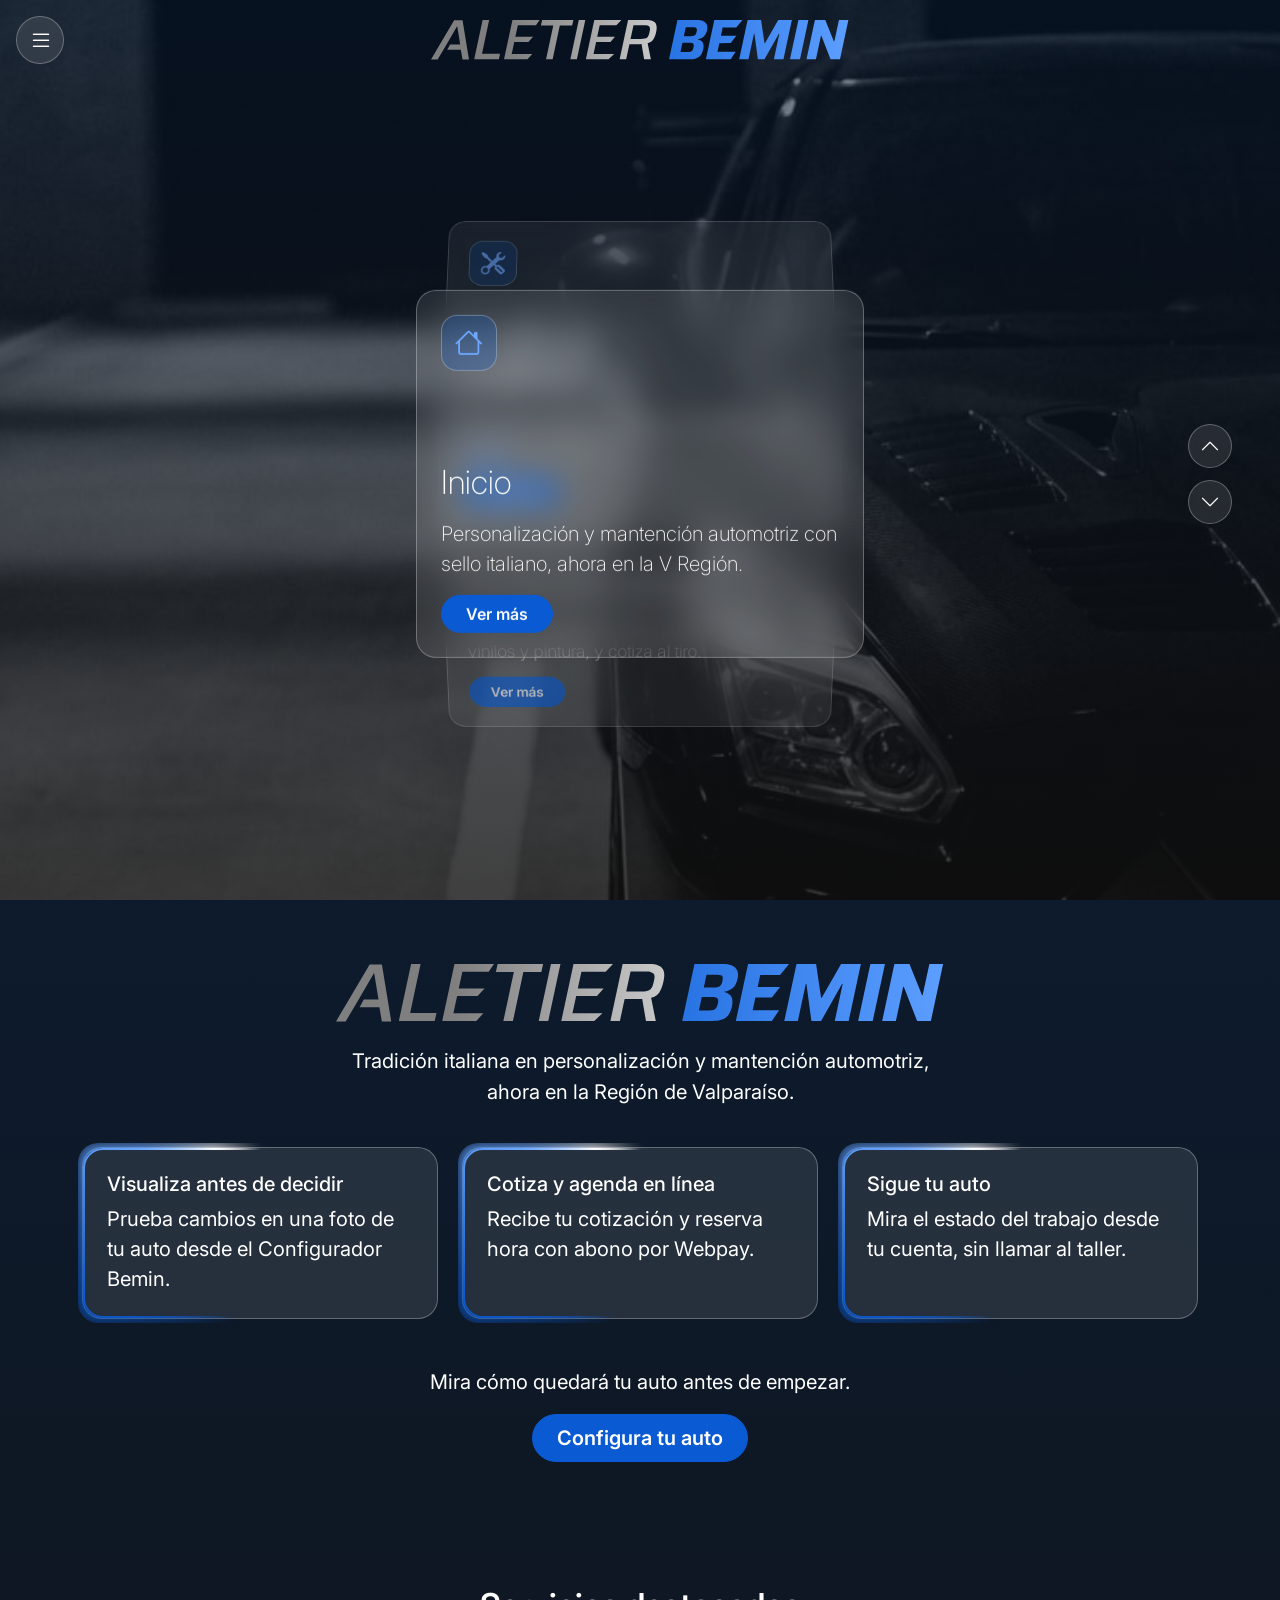
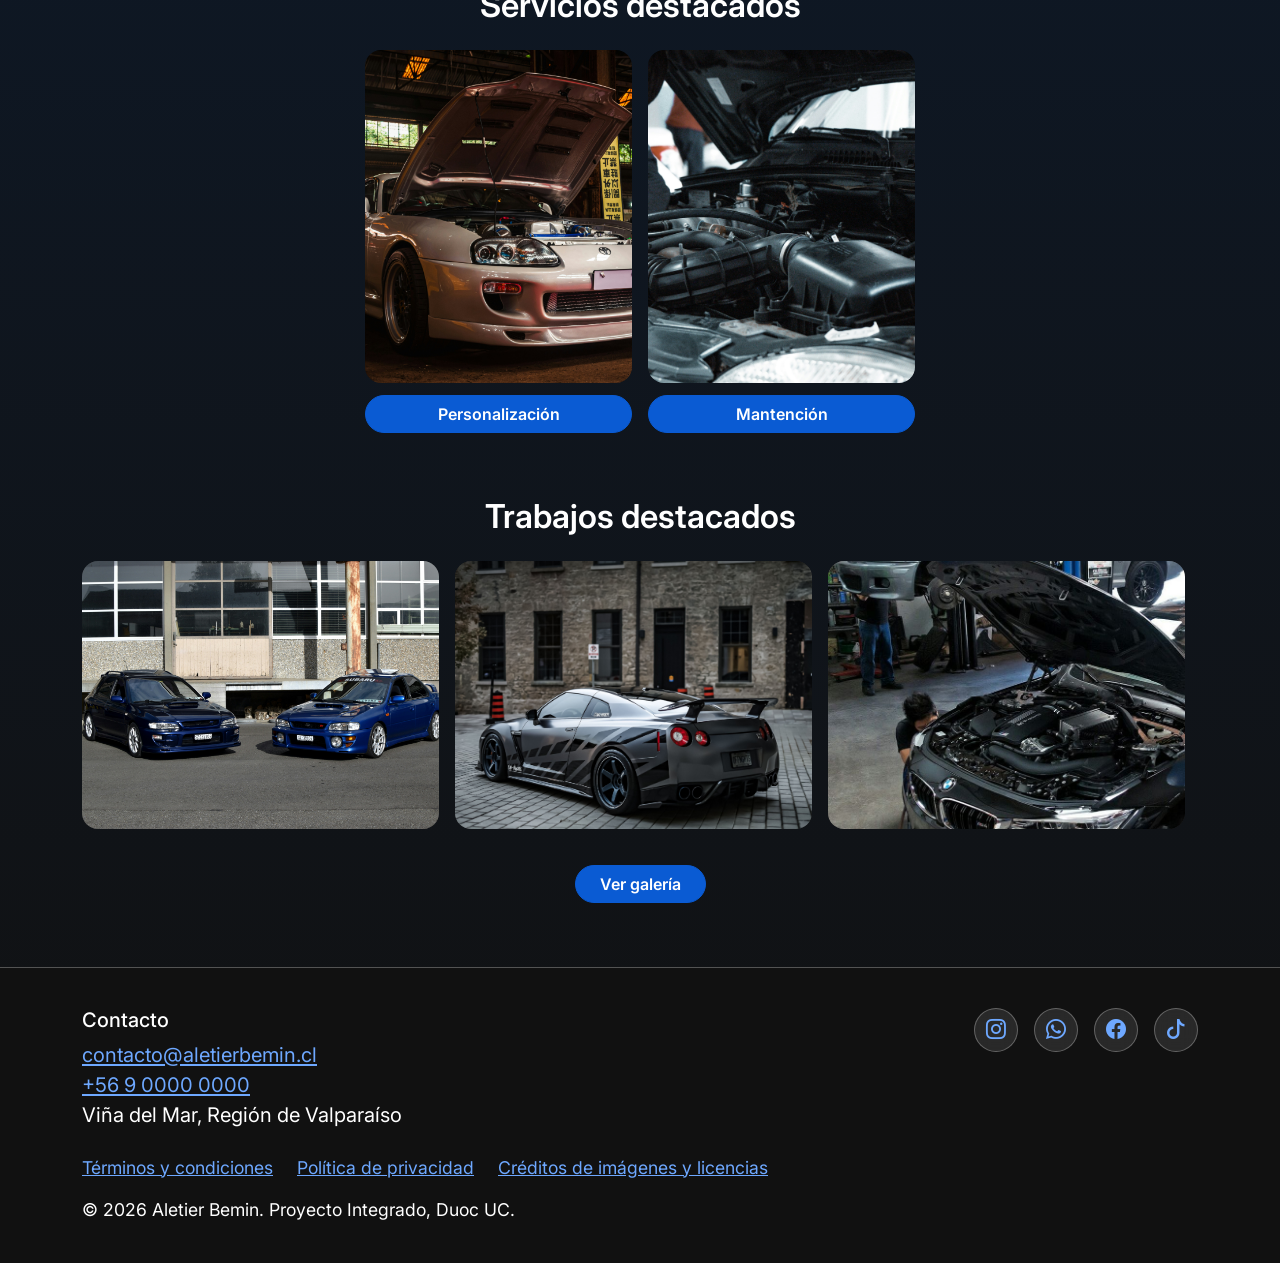
<file: ALETIER BEMIN/index.html>
<!DOCTYPE html>
<html lang="es">
<head>
  <meta charset="UTF-8">
  <meta name="viewport" content="width=device-width, initial-scale=1">
  <meta name="description" content="Aletier Bemin: personalización y mantención automotriz en la V Región. Configura tu auto, cotiza y agenda en línea.">
  <title>Aletier Bemin | Personalización y mantención automotriz</title>

  <!-- Fuentes de la guía de estilos -->
  <link rel="preconnect" href="https://fonts.googleapis.com">
  <link rel="preconnect" href="https://fonts.gstatic.com" crossorigin>
  <link href="https://fonts.googleapis.com/css2?family=Inter:wght@200;400;600&family=Space+Grotesk:wght@500&display=swap" rel="stylesheet">

  <!-- Bootstrap 5.3 + Bootstrap Icons (íconos provisorios hasta usar los de la guía) -->
  <link href="https://cdn.jsdelivr.net/npm/bootstrap@5.3.3/dist/css/bootstrap.min.css" rel="stylesheet">
  <link href="https://cdn.jsdelivr.net/npm/bootstrap-icons@1.11.3/font/bootstrap-icons.min.css" rel="stylesheet">

  <!-- Estilos propios (siempre después de Bootstrap) -->
  <link href="assets/css/style.css" rel="stylesheet">
</head>
<body>

  <!-- ===== Menú desplegable (arriba a la izquierda) ===== -->
  <div class="offcanvas offcanvas-start ab-offcanvas" tabindex="-1" id="menuPrincipal" aria-labelledby="menuPrincipalTitulo">
    <div class="offcanvas-header">
      <h2 class="offcanvas-title h5" id="menuPrincipalTitulo">Menú</h2>
      <button type="button" class="btn-close btn-close-white" data-bs-dismiss="offcanvas" aria-label="Cerrar menú"></button>
    </div>
    <nav class="offcanvas-body" aria-label="Navegación principal">
      <a class="ab-nav-link" href="index.html" aria-current="page">Inicio</a>
      <a class="ab-nav-link" href="configuradorBemin.html">Configurador Bemin</a>
      <a class="ab-nav-link" href="galeria.html">Galería</a>
      <a class="ab-nav-link" href="servicios.html">Servicios</a>
      <a class="ab-nav-link" href="perfil.html">Mi cuenta</a>
    </nav>
  </div>

  <!-- ===== Fondos fijos (uno por página, cambian con el carrusel) ===== -->
  <div class="ab-fondos" aria-hidden="true">
    <div class="ab-fondo ab-fondo-inicio activo" data-fondo></div>
    <div class="ab-fondo ab-fondo-configurador" data-fondo></div>
    <div class="ab-fondo ab-fondo-galeria" data-fondo></div>
    <div class="ab-fondo ab-fondo-perfil" data-fondo></div>
    <div class="ab-fondo ab-fondo-servicios" data-fondo></div>
  </div>

  <!-- ===== Hero: header + carrusel ===== -->
  <div class="ab-escena">


    <header class="ab-header">
      <button class="btn btn-ab-glass ab-menu-btn" type="button" data-bs-toggle="offcanvas" data-bs-target="#menuPrincipal" aria-controls="menuPrincipal" aria-label="Abrir menú">
        <i class="bi bi-list" aria-hidden="true"></i>
      </button>
      <a class="ab-logo" href="index.html">
        <img src="assets/img/logotipo.svg" alt="Aletier Bemin, ir al inicio">
      </a>
      <span></span>
    </header>

    <div class="ab-rueda-wrap">
      <div class="container-fluid px-0 position-relative">
        <!-- Aviso para lectores de pantalla cuando cambia la card -->
        <p class="visually-hidden" role="status" aria-live="polite" data-aviso></p>

        <ul class="ab-rueda" data-rueda tabindex="0" role="group" aria-roledescription="carrusel" aria-label="Secciones del sitio. Usa las flechas arriba y abajo para cambiar.">

          <li class="ab-card" data-card>
            <span class="ab-card-icono" aria-hidden="true"><i class="bi bi-house"></i></span>
            <div class="ab-card-texto">
              <p class="ab-card-titulo">Inicio</p>
              <p>Personalización y mantención automotriz con sello italiano, ahora en la V Región.</p>
              <a class="btn btn-ab" href="#bienvenida">Ver más</a>
            </div>
          </li>

          <li class="ab-card" data-card>
            <span class="ab-card-icono" aria-hidden="true"><i class="bi bi-sliders"></i></span>
            <div class="ab-card-texto">
              <p class="ab-card-titulo">Configurador Bemin</p>
              <p>Sube una foto de tu auto, prueba bodykits, vinilos y pintura, y cotiza al tiro.</p>
              <a class="btn btn-ab" href="configuradorBemin.html">Ver más</a>
            </div>
          </li>

          <li class="ab-card" data-card>
            <span class="ab-card-icono" aria-hidden="true"><i class="bi bi-images"></i></span>
            <div class="ab-card-texto">
              <p class="ab-card-titulo">Galería</p>
              <p>Trabajos reales con comparador de antes y después, ordenados por categoría.</p>
              <a class="btn btn-ab" href="galeria.html">Ver más</a>
            </div>
          </li>

          <li class="ab-card" data-card>
            <span class="ab-card-icono" aria-hidden="true"><i class="bi bi-person-circle"></i></span>
            <div class="ab-card-texto">
              <p class="ab-card-titulo">Mi cuenta</p>
              <p>Revisa tus cotizaciones, tus horas agendadas y el avance de tu auto.</p>
              <a class="btn btn-ab" href="perfil.html">Ver más</a>
            </div>
          </li>

          <li class="ab-card" data-card>
            <span class="ab-card-icono" aria-hidden="true"><i class="bi bi-tools"></i></span>
            <div class="ab-card-texto">
              <p class="ab-card-titulo">Servicios</p>
              <p>Bodykits, vinilos, pintura y mantención, con valores de referencia.</p>
              <a class="btn btn-ab" href="servicios.html">Ver más</a>
            </div>
          </li>
        </ul>

        <div class="ab-controles">
          <button class="btn btn-ab-glass" type="button" data-prev aria-label="Sección anterior"><i class="bi bi-chevron-up" aria-hidden="true"></i></button>
          <button class="btn btn-ab-glass" type="button" data-next aria-label="Sección siguiente"><i class="bi bi-chevron-down" aria-hidden="true"></i></button>
        </div>
      </div>
    </div>
  </div>

  <main id="contenido">
  <!-- ===== Bienvenida: H1 (logotipo con destello) + cards de texto ===== -->
  <section class="ab-seccion text-center" id="bienvenida" aria-labelledby="titulo-home">
    <div class="container">
      <h1 class="ab-h1-logo" id="titulo-home">
        <img src="assets/img/logotipo.svg" alt="Aletier Bemin" width="219" height="21">
      </h1>
      <p class="ab-lead mx-auto">Tradición italiana en personalización y mantención automotriz, ahora en la Región de Valparaíso.</p>

      <div class="row g-4 mt-2 text-start">
        <div class="col-12 col-md-4">
          <div class="ab-glass ab-brillo">
            <h2 class="h5">Visualiza antes de decidir</h2>
            <p class="mb-0">Prueba cambios en una foto de tu auto desde el Configurador Bemin.</p>
          </div>
        </div>
        <div class="col-12 col-md-4">
          <div class="ab-glass ab-brillo">
            <h2 class="h5">Cotiza y agenda en línea</h2>
            <p class="mb-0">Recibe tu cotización y reserva hora con abono por Webpay.</p>
          </div>
        </div>
        <div class="col-12 col-md-4">
          <div class="ab-glass ab-brillo">
            <h2 class="h5">Sigue tu auto</h2>
            <p class="mb-0">Mira el estado del trabajo desde tu cuenta, sin llamar al taller.</p>
          </div>
        </div>
      </div>

      <p class="mt-5 mb-3">Mira cómo quedará tu auto antes de empezar.</p>
      <a class="btn btn-ab btn-lg" href="configuradorBemin.html">Configura tu auto</a>
    </div>
  </section>

  <br>
</br>


  <!-- ===== Servicios destacados ===== -->
  <section class="ab-seccion pt-0" aria-labelledby="titulo-servicios">
    <div class="container">
      <h2 id="titulo-servicios" class="mb-4 text-center">Servicios destacados</h2>
      <div class="row g-3 justify-content-center">
        <div class="col-6 col-md-4 col-lg-3">
          <article class="ab-servicio">
            <img src="assets/img/servicio-personalización.jpg" alt="Técnico revisando la pintura de un auto rojo" loading="lazy">
            <a class="btn btn-ab w-100" href="servicios.html#personalizacion">Personalización</a>
          </article>
        </div>
        <div class="col-6 col-md-4 col-lg-3">
          <article class="ab-servicio">
            <img src="assets/img/servicio-mantención.jpg" alt="Motor de un auto en mantención" loading="lazy">
            <a class="btn btn-ab w-100" href="servicios.html#mantencion">Mantención</a>
          </article>
        </div>
      </div>
    </div>
  </section>

  <!-- ===== Trabajos destacados ===== -->
  <section class="ab-seccion pt-0" aria-labelledby="titulo-trabajos">
    <div class="container">
      <h2 id="titulo-trabajos" class="mb-4 text-center">Trabajos destacados</h2>
      <div class="ab-trabajos" tabindex="0" role="region" aria-label="Trabajos destacados, desliza para ver más">
        <figure><img src="assets/img/auto5.jpg" alt="Dos autos azules estacionados frente al taller" loading="lazy"></figure>
        <figure><img src="assets/img/auto7.jpg" alt="Auto plateado con vinilo personalizado" loading="lazy"></figure>
        <figure><img src="assets/img/auto8.jpeg" alt="Auto oscuro terminado en el taller" loading="lazy"></figure>
        <figure><img src="assets/img/auto2.jpg" alt="Trabajo de personalización 4" loading="lazy"></figure>
        <figure><img src="assets/img/auto1.jpg" alt="Trabajo de personalización 5" loading="lazy"></figure>
      </div>
      <div class="text-center mt-4">
        <a class="btn btn-ab" href="galeria.html">Ver galería</a>
      </div>
    </div>
  </section>

  </main>

  <!-- ===== Footer ===== -->
  <footer class="ab-footer" id="contacto">
    <div class="container">
      <div class="row g-4 align-items-start">
        <div class="col-12 col-md-6">
          <h2 class="h5">Contacto</h2>
          <!-- Datos a remplazar cuando el sitio tenga base de datos implementada -->
          <address class="mb-0">
            <a href="mailto:contacto@aletierbemin.cl">contacto@aletierbemin.cl</a><br>
            <a href="tel:+56900000000">+56 9 0000 0000</a><br>
            Viña del Mar, Región de Valparaíso
          </address>
        </div>
        <nav class="col-12 col-md-6" aria-label="Redes sociales">
          <ul class="ab-social list-unstyled d-flex gap-3 mb-0 justify-content-md-end">
            <li><a class="btn btn-ab-glass" href="#" aria-label="Instagram de Aletier Bemin"><i class="bi bi-instagram" aria-hidden="true"></i></a></li>
            <li><a class="btn btn-ab-glass" href="#" aria-label="WhatsApp de Aletier Bemin"><i class="bi bi-whatsapp" aria-hidden="true"></i></a></li>
            <li><a class="btn btn-ab-glass" href="#" aria-label="Facebook de Aletier Bemin"><i class="bi bi-facebook" aria-hidden="true"></i></a></li>
            <li><a class="btn btn-ab-glass" href="#" aria-label="TikTok de Aletier Bemin"><i class="bi bi-tiktok" aria-hidden="true"></i></a></li>
          </ul>
        </nav>
      </div>
      <div class="ab-legales small mt-4">
        <a href="#">Términos y condiciones</a>
        <a href="#">Política de privacidad</a>
        <a href="#">Créditos de imágenes y licencias</a>
      </div>
      <p class="small mt-3 mb-0">&copy; 2026 Aletier Bemin. Proyecto Integrado, Duoc UC.</p>
    </div>
  </footer>

  <script src="https://cdn.jsdelivr.net/npm/bootstrap@5.3.3/dist/js/bootstrap.bundle.min.js"></script>
  <script src="assets/js/main.js"></script>
</body>
</html>
</file>
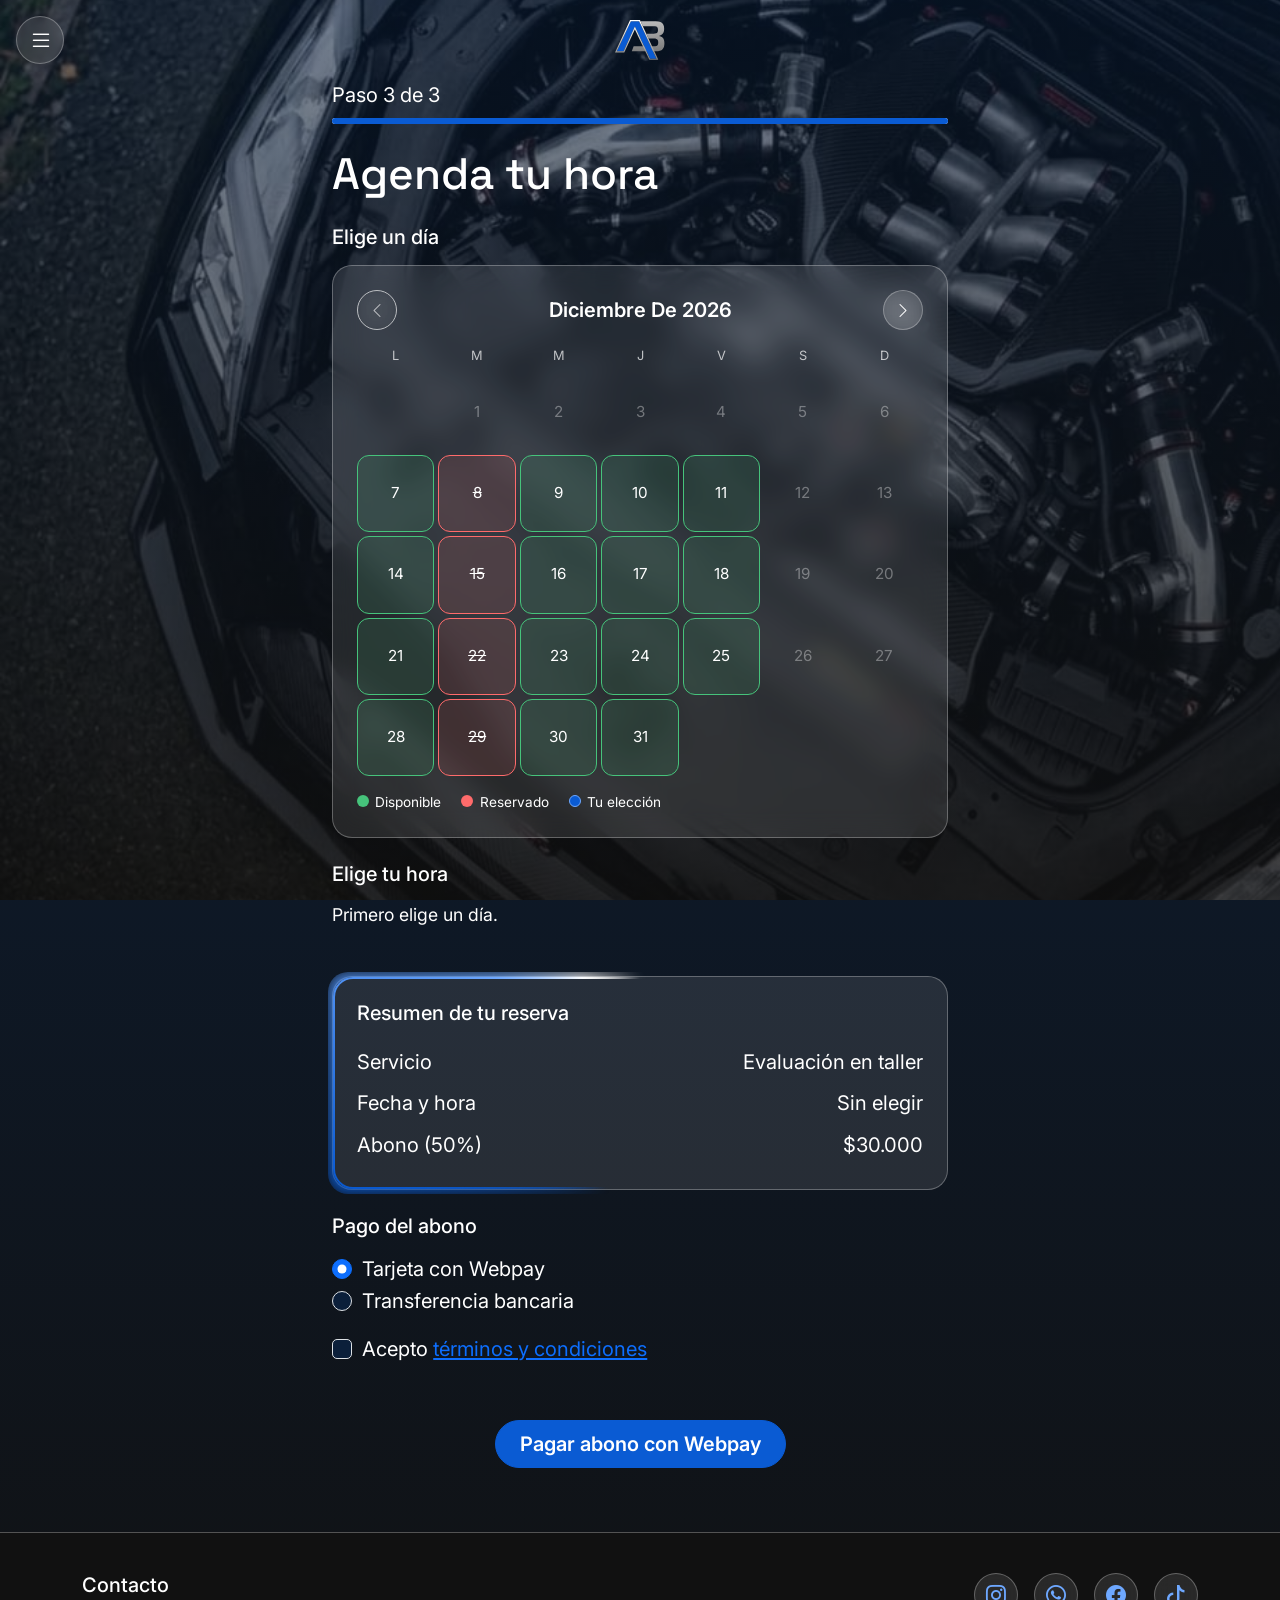
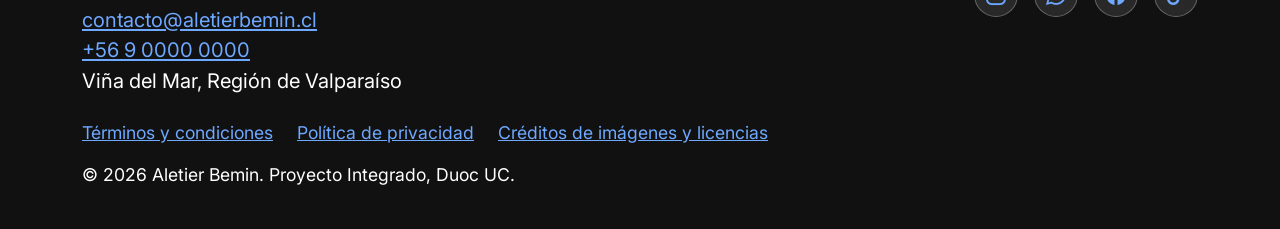
<file: ALETIER BEMIN/agendar.html>
<!DOCTYPE html>
<html lang="es">
<head>
  <meta charset="UTF-8">
  <meta name="viewport" content="width=device-width, initial-scale=1">
  <meta name="description" content="Agenda tu hora en Aletier Bemin: elige día y horario disponible, revisa tu reserva y paga el abono.">
  <title>Agenda tu hora | Aletier Bemin</title>

  <link rel="preconnect" href="https://fonts.googleapis.com">
  <link rel="preconnect" href="https://fonts.gstatic.com" crossorigin>
  <link href="https://fonts.googleapis.com/css2?family=Inter:wght@200;400;600&family=Space+Grotesk:wght@500&display=swap" rel="stylesheet">
  <link href="https://cdn.jsdelivr.net/npm/bootstrap@5.3.3/dist/css/bootstrap.min.css" rel="stylesheet">
  <link href="https://cdn.jsdelivr.net/npm/bootstrap-icons@1.11.3/font/bootstrap-icons.min.css" rel="stylesheet">
  <link href="assets/css/style.css" rel="stylesheet">
</head>
<body>

  <div class="offcanvas offcanvas-start ab-offcanvas" tabindex="-1" id="menuPrincipal" aria-labelledby="menuPrincipalTitulo">
    <div class="offcanvas-header">
      <h2 class="offcanvas-title h5" id="menuPrincipalTitulo">Menú</h2>
      <button type="button" class="btn-close btn-close-white" data-bs-dismiss="offcanvas" aria-label="Cerrar menú"></button>
    </div>
    <nav class="offcanvas-body" aria-label="Navegación principal">
      <a class="ab-nav-link" href="index.html">Inicio</a>
      <a class="ab-nav-link" href="configuradorBemin.html">Configurador Bemin</a>
      <a class="ab-nav-link" href="galeria.html">Galería</a>
      <a class="ab-nav-link" href="servicios.html">Servicios</a>
      <a class="ab-nav-link" href="perfil.html">Mi cuenta</a>
    </nav>
  </div>

  <div class="ab-fondos" aria-hidden="true">
    <div class="ab-fondo ab-fondo-configurador activo"></div>
  </div>

  <header class="ab-header">
    <button class="btn btn-ab-glass ab-menu-btn" type="button" data-bs-toggle="offcanvas" data-bs-target="#menuPrincipal" aria-controls="menuPrincipal" aria-label="Abrir menú">
      <i class="bi bi-list" aria-hidden="true"></i>
    </button>
    <a class="ab-logo" href="index.html">
      <img src="assets/img/logoAB.svg" alt="Aletier Bemin, ir al inicio">
    </a>
    <span></span>
  </header>

  <main class="container ab-config" id="contenido">
    <p class="mb-2">Paso 3 de 3</p>
    <div class="progress ab-progreso mb-4" role="progressbar" aria-label="Avance de la reserva" aria-valuenow="100" aria-valuemin="0" aria-valuemax="100">
      <div class="progress-bar ab-progreso-completo"></div>
    </div>

    <h1 class="mb-4">Agenda tu hora</h1>

    <div id="reserva">
      <!-- ===== Calendario ===== -->
      <section aria-labelledby="titulo-dia">
        <h2 class="h5 mb-3" id="titulo-dia">Elige un día</h2>
        <div class="ab-glass ab-cal">
          <div class="ab-cal-cabecera">
            <button class="btn btn-ab-glass" type="button" id="mes-ant" aria-label="Mes anterior"><i class="bi bi-chevron-left" aria-hidden="true"></i></button>
            <p class="mb-0 fw-semibold" id="cal-mes" aria-live="polite"></p>
            <button class="btn btn-ab-glass" type="button" id="mes-sig" aria-label="Mes siguiente"><i class="bi bi-chevron-right" aria-hidden="true"></i></button>
          </div>
          <div class="ab-cal-grid" id="cal-dias" role="group" aria-label="Días del mes"></div>
          <ul class="ab-cal-leyenda list-unstyled mb-0">
            <li><span class="ab-punto ab-punto--libre" aria-hidden="true"></span>Disponible</li>
            <li><span class="ab-punto ab-punto--reservado" aria-hidden="true"></span>Reservado</li>
            <li><span class="ab-punto ab-punto--elegido" aria-hidden="true"></span>Tu elección</li>
          </ul>
        </div>
      </section>

      <!-- ===== Horas ===== -->
      <section class="mt-4" aria-labelledby="titulo-hora">
        <h2 class="h5 mb-3" id="titulo-hora">Elige tu hora</h2>
        <p class="small mb-0" id="horas-ayuda">Primero elige un día.</p>
        <div class="ab-horas" id="horas" role="group" aria-labelledby="titulo-hora" hidden></div>
      </section>

      <!-- ===== Resumen ===== -->
      <section class="mt-5" aria-labelledby="titulo-resumen">
        <div class="ab-glass ab-brillo">
          <h2 class="h5 mb-3" id="titulo-resumen">Resumen de tu reserva</h2>
          <table class="ab-cotiza">
            <caption class="visually-hidden">Resumen de la reserva</caption>
            <tbody>
              <tr><th scope="row">Servicio</th><td id="res-servicio"></td></tr>
              <tr><th scope="row">Fecha y hora</th><td id="res-fecha">Sin elegir</td></tr>
              <tr><th scope="row">Abono (50%)</th><td id="res-abono"></td></tr>
            </tbody>
          </table>
        </div>
      </section>

      <!-- ===== Pago ===== -->
      <section class="mt-4" aria-labelledby="titulo-pago">
        <h2 class="h5 mb-3" id="titulo-pago">Pago del abono</h2>
        <fieldset class="mb-3">
          <legend class="visually-hidden">Método de pago</legend>
          <div class="form-check">
            <input class="form-check-input" type="radio" name="pago" id="pago-webpay" value="webpay" checked>
            <label class="form-check-label" for="pago-webpay">Tarjeta con Webpay</label>
          </div>
          <div class="form-check">
            <input class="form-check-input" type="radio" name="pago" id="pago-transf" value="transferencia">
            <label class="form-check-label" for="pago-transf">Transferencia bancaria</label>
          </div>
        </fieldset>

        <div class="form-check mb-3">
          <input class="form-check-input" type="checkbox" id="terminos">
          <label class="form-check-label" for="terminos">Acepto <a href="#">términos y condiciones</a></label>
        </div>

        <p class="ab-error" id="reserva-error" role="alert"></p>
        <div class="text-center">
          <button class="btn btn-ab btn-lg" type="button" id="btn-pagar">Pagar abono con Webpay</button>
        </div>
      </section>
    </div>

    <!-- ===== Confirmación (demo) ===== -->
    <section id="confirmacion" aria-labelledby="titulo-conf" hidden>
      <div class="ab-glass ab-brillo">
        <h2 class="h4" id="titulo-conf" tabindex="-1">Reserva registrada</h2>
        <p class="small">Modo demostración: no se realizó ningún cobro.</p>
        <p>Código de reserva: <strong id="conf-codigo"></strong></p>
        <p id="conf-detalle"></p>
        <div id="conf-transf" hidden>
          <h3 class="h6">Datos para transferir</h3>
          <!-- TODO: reemplazar por los datos bancarios reales -->
          <ul class="list-unstyled">
            <li>Banco: [banco]</li>
            <li>Cuenta: [tipo y número de cuenta]</li>
            <li>Titular y RUT: [titular, RUT]</li>
            <li>Correo de comprobante: contacto@aletierbemin.cl</li>
          </ul>
        </div>
        <p id="conf-webpay" hidden>En la versión final, aquí te llevamos a Webpay para pagar el abono con tarjeta.</p>
        <a class="btn btn-ab mt-2" href="index.html">Volver al inicio</a>
      </div>
    </section>
  </main>

  <footer class="ab-footer" id="contacto">
    <div class="container">
      <div class="row g-4 align-items-start">
        <div class="col-12 col-md-6">
          <h2 class="h5">Contacto</h2>
          <address class="mb-0">
            <a href="mailto:contacto@aletierbemin.cl">contacto@aletierbemin.cl</a><br>
            <a href="tel:+56900000000">+56 9 0000 0000</a><br>
            Viña del Mar, Región de Valparaíso
          </address>
        </div>
        <nav class="col-12 col-md-6" aria-label="Redes sociales">
          <ul class="ab-social list-unstyled d-flex gap-3 mb-0 justify-content-md-end">
            <li><a class="btn btn-ab-glass" href="#" aria-label="Instagram de Aletier Bemin"><i class="bi bi-instagram" aria-hidden="true"></i></a></li>
            <li><a class="btn btn-ab-glass" href="#" aria-label="WhatsApp de Aletier Bemin"><i class="bi bi-whatsapp" aria-hidden="true"></i></a></li>
            <li><a class="btn btn-ab-glass" href="#" aria-label="Facebook de Aletier Bemin"><i class="bi bi-facebook" aria-hidden="true"></i></a></li>
            <li><a class="btn btn-ab-glass" href="#" aria-label="TikTok de Aletier Bemin"><i class="bi bi-tiktok" aria-hidden="true"></i></a></li>
          </ul>
        </nav>
      </div>
      <div class="ab-legales small mt-4">
        <a href="#">Términos y condiciones</a>
        <a href="#">Política de privacidad</a>
        <a href="#">Créditos de imágenes y licencias</a>
      </div>
      <p class="small mt-3 mb-0">&copy; 2026 Aletier Bemin. Proyecto Integrado, Duoc UC.</p>
    </div>
  </footer>

  <script src="https://cdn.jsdelivr.net/npm/bootstrap@5.3.3/dist/js/bootstrap.bundle.min.js"></script>
  <script src="assets/js/agendar.js"></script>
</body>
</html>
</file>
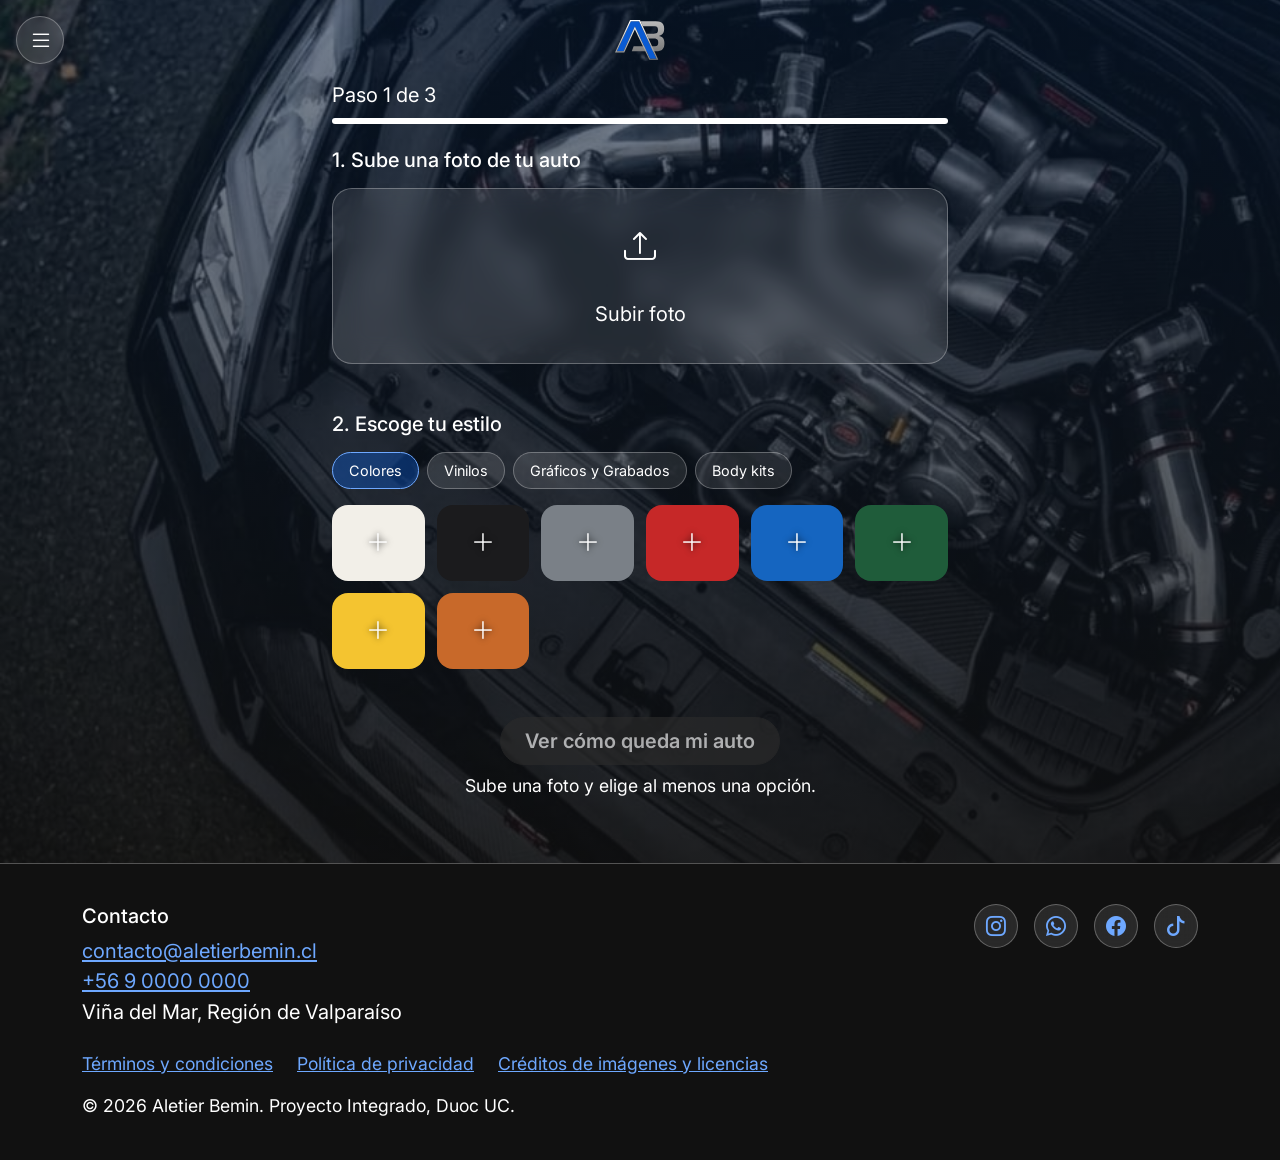
<file: ALETIER BEMIN/configuradorBemin.html>
<!DOCTYPE html>
<html lang="es">
<head>
  <meta charset="UTF-8">
  <meta name="viewport" content="width=device-width, initial-scale=1">
  <meta name="description" content="Configurador Bemin: sube una foto de tu auto, elige colores, vinilos, gráficos o body kits y recibe una cotización estimada.">
  <title>Configurador Bemin | Aletier Bemin</title>

  <link rel="preconnect" href="https://fonts.googleapis.com">
  <link rel="preconnect" href="https://fonts.gstatic.com" crossorigin>
  <link href="https://fonts.googleapis.com/css2?family=Inter:wght@200;400;600&family=Space+Grotesk:wght@500&display=swap" rel="stylesheet">
  <link href="https://cdn.jsdelivr.net/npm/bootstrap@5.3.3/dist/css/bootstrap.min.css" rel="stylesheet">
  <link href="https://cdn.jsdelivr.net/npm/bootstrap-icons@1.11.3/font/bootstrap-icons.min.css" rel="stylesheet">
  <link href="assets/css/style.css" rel="stylesheet">
</head>
<body>

  <!-- Menú desplegable (igual en todas las paginas) -->
  <div class="offcanvas offcanvas-start ab-offcanvas" tabindex="-1" id="menuPrincipal" aria-labelledby="menuPrincipalTitulo">
    <div class="offcanvas-header">
      <h2 class="offcanvas-title h5" id="menuPrincipalTitulo">Menú</h2>
      <button type="button" class="btn-close btn-close-white" data-bs-dismiss="offcanvas" aria-label="Cerrar menú"></button>
    </div>
    <nav class="offcanvas-body" aria-label="Navegación principal">
      <a class="ab-nav-link" href="index.html">Inicio</a>
      <a class="ab-nav-link" href="configuradorBemin.html" aria-current="page">Configurador Bemin</a>
      <a class="ab-nav-link" href="galeria.html">Galería</a>
      <a class="ab-nav-link" href="servicios.html">Servicios</a>
      <a class="ab-nav-link" href="perfil.html">Mi cuenta</a>
    </nav>
  </div>

  <!-- Fondo fijo -->
  <div class="ab-fondos" aria-hidden="true">
    <div class="ab-fondo ab-fondo-configurador activo"></div>
  </div>

  <header class="ab-header">
    <button class="btn btn-ab-glass ab-menu-btn" type="button" data-bs-toggle="offcanvas" data-bs-target="#menuPrincipal" aria-controls="menuPrincipal" aria-label="Abrir menú">
      <i class="bi bi-list" aria-hidden="true"></i>
    </button>
    <a class="ab-logo" href="index.html">
      <img src="assets/img/logoAB.svg" alt="Aletier Bemin, ir al inicio">
    </a>
    <span></span>
  </header>

  <main class="container ab-config" id="contenido">
    <h1 class="visually-hidden">Configurador Bemin</h1>

    <!-- Indicador de pasos (el paso 3 es agendar.html) -->
    <p class="mb-2" id="paso-texto">Paso 1 de 3</p>
    <div class="progress ab-progreso mb-4" role="progressbar" aria-label="Avance del configurador" aria-valuenow="33" aria-valuemin="0" aria-valuemax="100">
      <div class="progress-bar" id="paso-barra"></div>
    </div>

    <!-- ===== PASO 1: foto y estilo ===== -->
    <section id="paso-1" aria-labelledby="titulo-foto">
      <h2 class="h5 mb-3" id="titulo-foto" tabindex="-1">1. Sube una foto de tu auto</h2>
      <label class="ab-dropzone" for="foto">
        <input type="file" id="foto" accept="image/*">
        <img class="ab-preview" id="foto-preview" alt="Vista previa de la foto de tu auto" hidden>
        <i class="bi bi-upload" aria-hidden="true" id="foto-icono"></i>
        <span id="foto-texto">Subir foto</span>
      </label>
      <p class="small mt-2 mb-0" id="foto-aviso" role="status"></p>

      <h2 class="h5 mt-5 mb-3">2. Escoge tu estilo</h2>
      <div class="ab-tabs mb-3" role="tablist" aria-label="Categorías de personalización">
        <button class="ab-tab" type="button" role="tab" id="tab-colores" data-cat="colores" aria-selected="true" aria-controls="catalogo">Colores</button>
        <button class="ab-tab" type="button" role="tab" id="tab-vinilos" data-cat="vinilos" aria-selected="false" aria-controls="catalogo" tabindex="-1">Vinilos</button>
        <button class="ab-tab" type="button" role="tab" id="tab-graficos" data-cat="graficos" aria-selected="false" aria-controls="catalogo" tabindex="-1">Gráficos y Grabados</button>
        <button class="ab-tab" type="button" role="tab" id="tab-bodykits" data-cat="bodykits" aria-selected="false" aria-controls="catalogo" tabindex="-1">Body kits</button>
      </div>
      <div class="ab-tiles" id="catalogo" role="tabpanel" aria-labelledby="tab-colores"></div>

      <div class="text-center mt-5">
        <button class="btn btn-ab btn-lg" type="button" id="btn-ver" disabled aria-describedby="ver-ayuda">Ver cómo queda mi auto</button>
        <p class="small mt-2 mb-0" id="ver-ayuda">Sube una foto y elige al menos una opción.</p>
      </div>
    </section>

    <!-- ===== PASO 2: resultado y cotización ===== -->
    <section id="paso-2" aria-labelledby="titulo-resultado" hidden>
      <h2 class="h5 text-center mb-3" id="titulo-resultado" tabindex="-1">Tu auto personalizado</h2>

      <div class="ab-comparador" id="comparador">
        <img id="img-antes" alt="Tu auto sin cambios">
        <canvas id="img-despues" role="img" aria-label="Simulación de tu auto con el estilo elegido"></canvas>
        <span class="ab-comp-etiqueta ab-comp-etiqueta--antes" aria-hidden="true">Antes</span>
        <span class="ab-comp-etiqueta ab-comp-etiqueta--despues" aria-hidden="true">Después</span>
        <div class="ab-comp-linea" aria-hidden="true"></div>
        <input type="range" id="comp-rango" min="0" max="100" value="50" aria-label="Comparador antes y después: desliza para ver cada lado">
      </div>
      <p class="small mt-2">Por ahora la simulación solo aplica el color. Los demás elementos van a la cotización.</p>

      <div class="text-center my-4">
        <button class="btn btn-ab btn-ab-vidrio btn-lg" type="button" id="btn-cambiar">Cambiar estilo</button>
      </div>

      <h2 class="h5 mb-3">Guardar y compartir</h2>
      <div class="d-flex flex-wrap gap-3">
        <button class="btn btn-ab" type="button" id="btn-guardar">Guardar diseño</button>
        <button class="btn btn-ab btn-ab-vidrio" type="button" id="btn-compartir">Compartir</button>
      </div>
      <p class="small mt-2 mb-0" id="aviso-accion" role="status"></p>

      <h2 class="h5 mt-5 mb-3">Cotización estimada</h2>
      <div class="ab-glass">
        <table class="ab-cotiza">
          <caption class="visually-hidden">Detalle de la cotización estimada</caption>
          <tbody id="cotiza-filas"></tbody>
          <tfoot>
            <tr><th scope="row">Total estimado</th><td id="cotiza-total"></td></tr>
          </tfoot>
        </table>
      </div>

      <div class="text-center mt-4">
        <a class="btn btn-ab btn-lg" href="agendar.html" id="btn-agendar">Agendar hora</a>
      </div>
    </section>
  </main>

  <!-- Footer -->
  <footer class="ab-footer" id="contacto">
    <div class="container">
      <div class="row g-4 align-items-start">
        <div class="col-12 col-md-6">
          <h2 class="h5">Contacto</h2>
          <!-- TODO: reemplazar por los datos reales del taller -->
          <address class="mb-0">
            <a href="mailto:contacto@aletierbemin.cl">contacto@aletierbemin.cl</a><br>
            <a href="tel:+56900000000">+56 9 0000 0000</a><br>
            Viña del Mar, Región de Valparaíso
          </address>
        </div>
        <nav class="col-12 col-md-6" aria-label="Redes sociales">
          <ul class="ab-social list-unstyled d-flex gap-3 mb-0 justify-content-md-end">
            <li><a class="btn btn-ab-glass" href="#" aria-label="Instagram de Aletier Bemin"><i class="bi bi-instagram" aria-hidden="true"></i></a></li>
            <li><a class="btn btn-ab-glass" href="#" aria-label="WhatsApp de Aletier Bemin"><i class="bi bi-whatsapp" aria-hidden="true"></i></a></li>
            <li><a class="btn btn-ab-glass" href="#" aria-label="Facebook de Aletier Bemin"><i class="bi bi-facebook" aria-hidden="true"></i></a></li>
            <li><a class="btn btn-ab-glass" href="#" aria-label="TikTok de Aletier Bemin"><i class="bi bi-tiktok" aria-hidden="true"></i></a></li>
          </ul>
        </nav>
      </div>
      <div class="ab-legales small mt-4">
        <a href="#">Términos y condiciones</a>
        <a href="#">Política de privacidad</a>
        <a href="#">Créditos de imágenes y licencias</a>
      </div>
      <p class="small mt-3 mb-0">&copy; 2026 Aletier Bemin. Proyecto Integrado, Duoc UC.</p>
    </div>
  </footer>

  <script src="https://cdn.jsdelivr.net/npm/bootstrap@5.3.3/dist/js/bootstrap.bundle.min.js"></script>
  <script src="assets/js/configurador.js"></script>
</body>
</html>
</file>
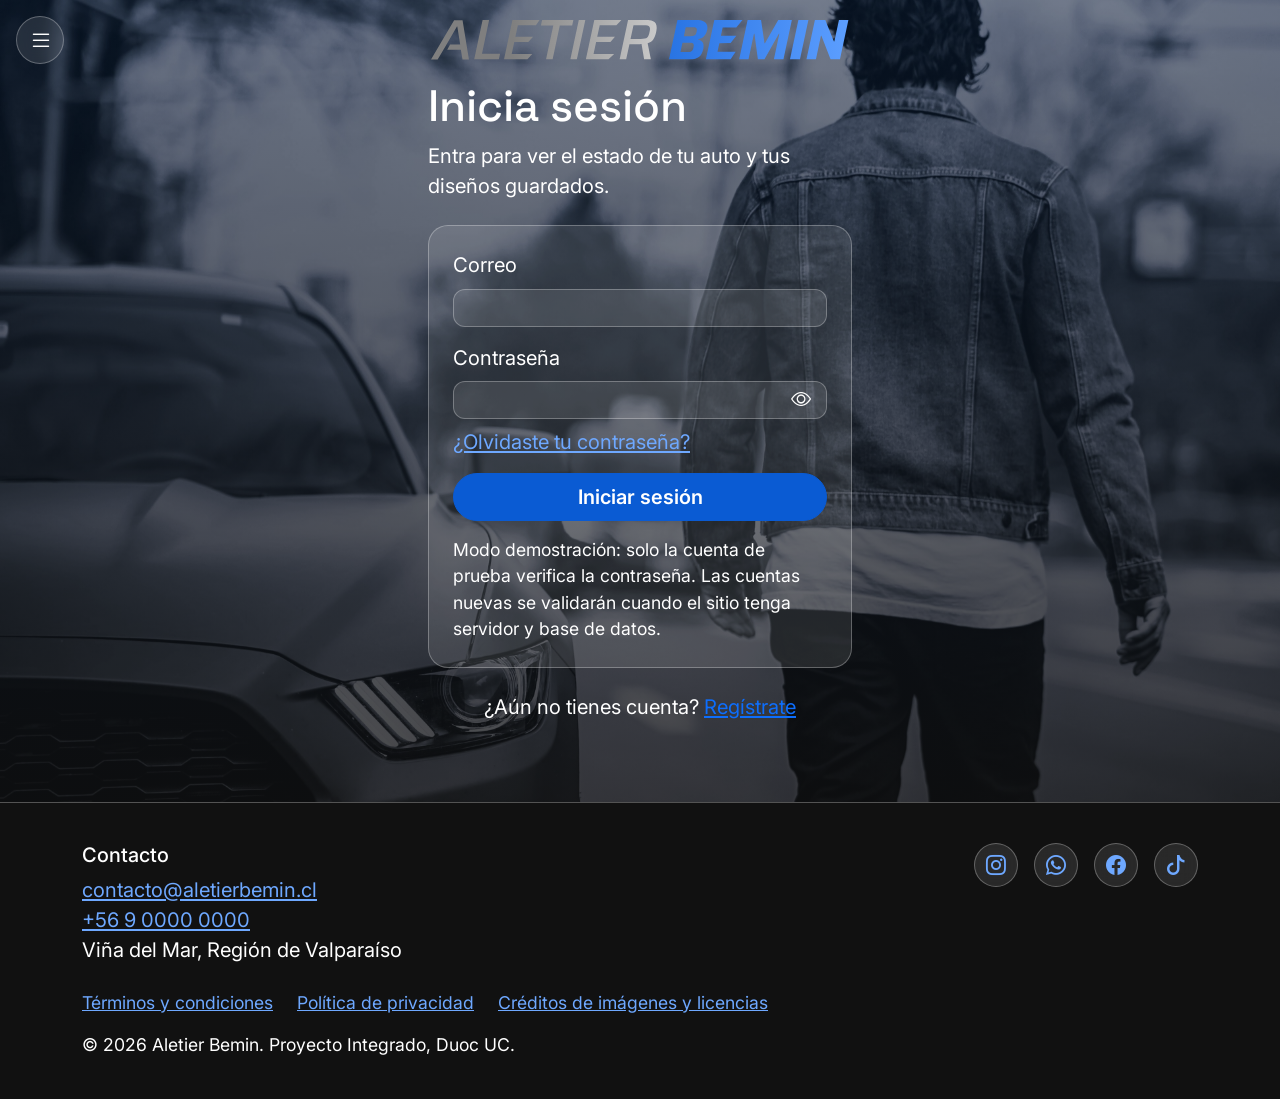
<file: ALETIER BEMIN/login.html>
<!DOCTYPE html>
<html lang="es">
<head>
  <meta charset="UTF-8">
  <meta name="viewport" content="width=device-width, initial-scale=1">
  <meta name="description" content="Inicia sesión en Aletier Bemin para ver el estado de tu auto, tus diseños guardados y tu historial.">
  <title>Iniciar sesión | Aletier Bemin</title>

  <link rel="preconnect" href="https://fonts.googleapis.com">
  <link rel="preconnect" href="https://fonts.gstatic.com" crossorigin>
  <link href="https://fonts.googleapis.com/css2?family=Inter:wght@200;400;600&family=Space+Grotesk:wght@500&display=swap" rel="stylesheet">
  <link href="https://cdn.jsdelivr.net/npm/bootstrap@5.3.3/dist/css/bootstrap.min.css" rel="stylesheet">
  <link href="https://cdn.jsdelivr.net/npm/bootstrap-icons@1.11.3/font/bootstrap-icons.min.css" rel="stylesheet">
  <link href="assets/css/style.css" rel="stylesheet">
</head>
<body>

  <div class="offcanvas offcanvas-start ab-offcanvas" tabindex="-1" id="menuPrincipal" aria-labelledby="menuPrincipalTitulo">
    <div class="offcanvas-header">
      <h2 class="offcanvas-title h5" id="menuPrincipalTitulo">Menú</h2>
      <button type="button" class="btn-close btn-close-white" data-bs-dismiss="offcanvas" aria-label="Cerrar menú"></button>
    </div>
    <nav class="offcanvas-body" aria-label="Navegación principal">
      <a class="ab-nav-link" href="index.html">Inicio</a>
      <a class="ab-nav-link" href="configuradorBemin.html">Configurador Bemin</a>
      <a class="ab-nav-link" href="galeria.html">Galería</a>
      <a class="ab-nav-link" href="servicios.html">Servicios</a>
      <a class="ab-nav-link" href="perfil.html">Mi cuenta</a>
    </nav>
  </div>

  <div class="ab-fondos" aria-hidden="true">
    <div class="ab-fondo ab-fondo-perfil activo"></div>
  </div>

  <header class="ab-header">
    <button class="btn btn-ab-glass ab-menu-btn" type="button" data-bs-toggle="offcanvas" data-bs-target="#menuPrincipal" aria-controls="menuPrincipal" aria-label="Abrir menú">
      <i class="bi bi-list" aria-hidden="true"></i>
    </button>
    <a class="ab-logo" href="index.html">
      <img src="assets/img/logotipo.svg" alt="Aletier Bemin, ir al inicio">
    </a>
    <span></span>
  </header>

  <main class="container ab-config ab-auth" id="contenido">

    <!-- ===== Iniciar sesión ===== -->
    <section id="panel-login" aria-labelledby="titulo-login">
      <h1 class="mb-2" id="titulo-login">Inicia sesión</h1>
      <p class="mb-4">Entra para ver el estado de tu auto y tus diseños guardados.</p>

      <form class="ab-glass ab-form" id="form-login" novalidate>
        <div class="mb-3">
          <label class="form-label" for="login-correo">Correo</label>
          <input class="form-control" type="email" id="login-correo" data-regla="correo" autocomplete="email" required aria-describedby="login-correo-error">
          <div class="invalid-feedback" id="login-correo-error"></div>
        </div>

        <div class="mb-2">
          <label class="form-label" for="login-clave">Contraseña</label>
          <div class="ab-pass">
            <input class="form-control" type="password" id="login-clave" data-regla="obligatoria" autocomplete="current-password" required aria-describedby="login-clave-error">
            <button type="button" data-ver-clave="login-clave" aria-label="Mostrar contraseña" aria-pressed="false"><i class="bi bi-eye" aria-hidden="true"></i></button>
          </div>
          <div class="invalid-feedback" id="login-clave-error"></div>
        </div>

        <p class="mb-3"><button class="ab-enlace" type="button" id="btn-olvide">¿Olvidaste tu contraseña?</button></p>

        <p class="small" id="login-estado" role="alert"></p>
        <button class="btn btn-ab btn-lg w-100" type="submit">Iniciar sesión</button>
        <p class="small mt-3 mb-0">Modo demostración: solo la cuenta de prueba verifica la contraseña. Las cuentas nuevas se validarán cuando el sitio tenga servidor y base de datos.</p>
      </form>

      <p class="text-center mt-4">¿Aún no tienes cuenta? <a href="registro.html">Regístrate</a></p>
    </section>

    <!-- ===== Recuperar contraseña ===== -->
    <section id="panel-recuperar" aria-labelledby="titulo-recuperar" hidden>
      <h1 class="mb-2" id="titulo-recuperar" tabindex="-1">Recupera tu contraseña</h1>
      <p class="mb-4">Escribe tu correo y te enviaremos un enlace para crear una nueva.</p>

      <form class="ab-glass ab-form" id="form-recuperar" novalidate>
        <div class="mb-3">
          <label class="form-label" for="rec-correo">Correo</label>
          <input class="form-control" type="email" id="rec-correo" data-regla="correo" autocomplete="email" required aria-describedby="rec-correo-error">
          <div class="invalid-feedback" id="rec-correo-error"></div>
        </div>
        <p class="small" id="rec-estado" role="status"></p>
        <button class="btn btn-ab btn-lg w-100" type="submit">Enviar enlace</button>
      </form>

      <p class="text-center mt-4"><button class="ab-enlace" type="button" id="btn-volver">Volver a iniciar sesión</button></p>
    </section>
  </main>

  <footer class="ab-footer" id="contacto">
    <div class="container">
      <div class="row g-4 align-items-start">
        <div class="col-12 col-md-6">
          <h2 class="h5">Contacto</h2>
          <address class="mb-0">
            <a href="mailto:contacto@aletierbemin.cl">contacto@aletierbemin.cl</a><br>
            <a href="tel:+56900000000">+56 9 0000 0000</a><br>
            Viña del Mar, Región de Valparaíso
          </address>
        </div>
        <nav class="col-12 col-md-6" aria-label="Redes sociales">
          <ul class="ab-social list-unstyled d-flex gap-3 mb-0 justify-content-md-end">
            <li><a class="btn btn-ab-glass" href="#" aria-label="Instagram de Aletier Bemin"><i class="bi bi-instagram" aria-hidden="true"></i></a></li>
            <li><a class="btn btn-ab-glass" href="#" aria-label="WhatsApp de Aletier Bemin"><i class="bi bi-whatsapp" aria-hidden="true"></i></a></li>
            <li><a class="btn btn-ab-glass" href="#" aria-label="Facebook de Aletier Bemin"><i class="bi bi-facebook" aria-hidden="true"></i></a></li>
            <li><a class="btn btn-ab-glass" href="#" aria-label="TikTok de Aletier Bemin"><i class="bi bi-tiktok" aria-hidden="true"></i></a></li>
          </ul>
        </nav>
      </div>
      <div class="ab-legales small mt-4">
        <a href="#">Términos y condiciones</a>
        <a href="#">Política de privacidad</a>
        <a href="#">Créditos de imágenes y licencias</a>
      </div>
      <p class="small mt-3 mb-0">&copy; 2026 Aletier Bemin. Proyecto Integrado, Duoc UC.</p>
    </div>
  </footer>

  <script src="https://cdn.jsdelivr.net/npm/bootstrap@5.3.3/dist/js/bootstrap.bundle.min.js"></script>
  <script src="assets/js/auth.js"></script>
</body>
</html>
</file>
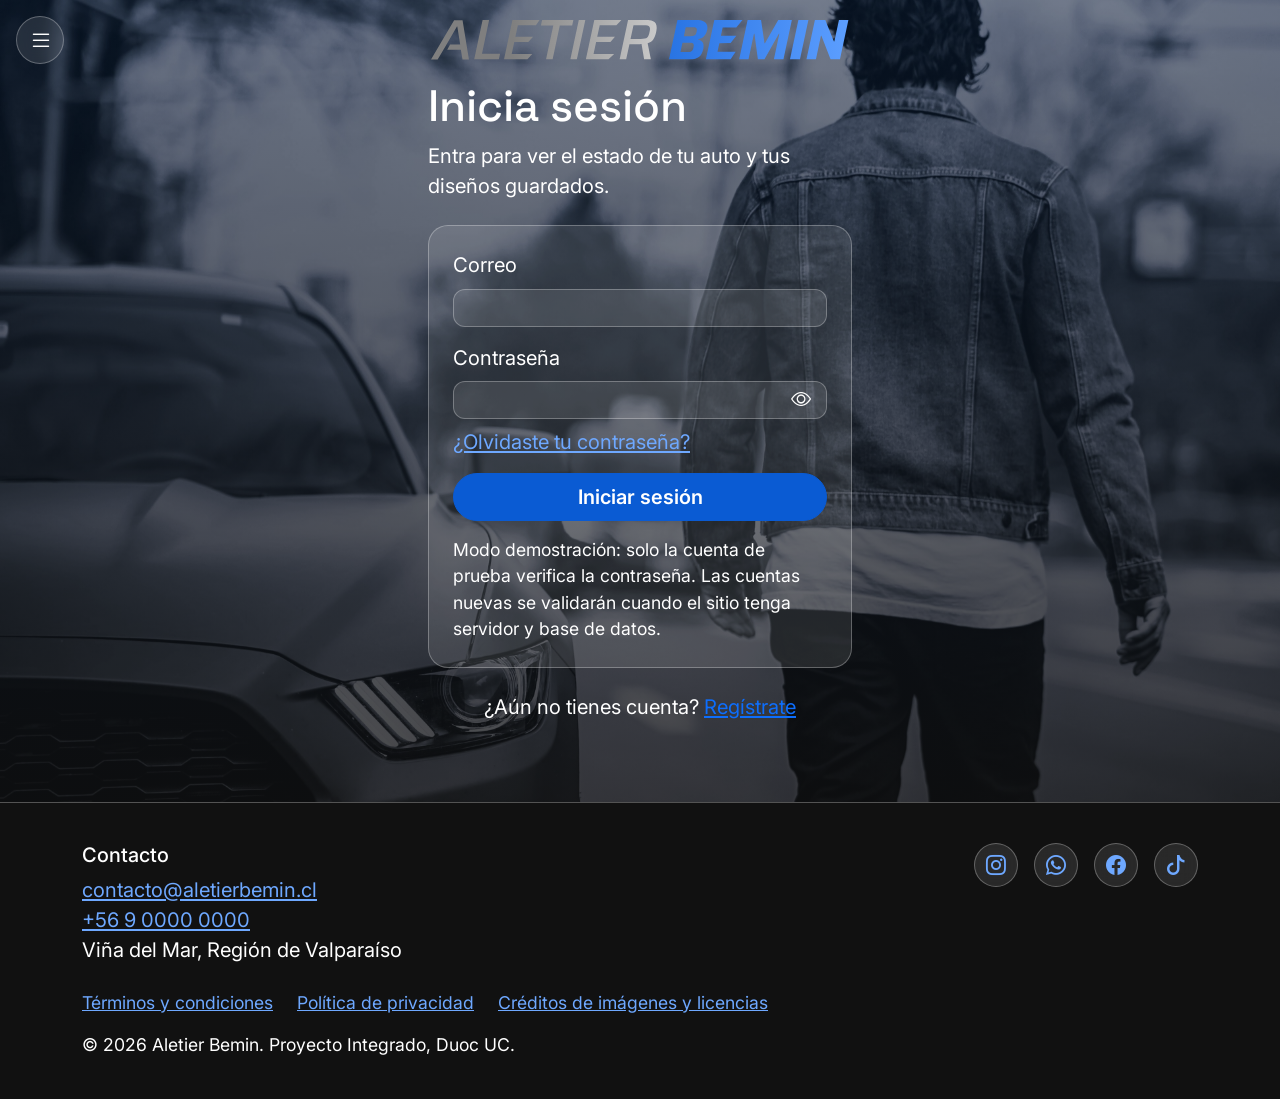
<file: ALETIER BEMIN/perfil.html>
<!DOCTYPE html>
<html lang="es">
<head>
  <meta charset="UTF-8">
  <meta name="viewport" content="width=device-width, initial-scale=1">
  <!-- Acceso: sin sesión iniciada se vuelve al login (demostración; el control real vendrá con PHP) -->
  <script>try { if (!sessionStorage.getItem('ab-sesion')) location.replace('login.html'); } catch (e) { location.replace('login.html'); }</script>
  <meta name="description" content="Mi cuenta en Aletier Bemin: sigue el estado del trabajo de tu auto, revisa tu historial y tus diseños guardados.">
  <title>Mi cuenta | Aletier Bemin</title>

  <link rel="preconnect" href="https://fonts.googleapis.com">
  <link rel="preconnect" href="https://fonts.gstatic.com" crossorigin>
  <link href="https://fonts.googleapis.com/css2?family=Inter:wght@200;400;600&family=Space+Grotesk:wght@500&display=swap" rel="stylesheet">
  <link href="https://cdn.jsdelivr.net/npm/bootstrap@5.3.3/dist/css/bootstrap.min.css" rel="stylesheet">
  <link href="https://cdn.jsdelivr.net/npm/bootstrap-icons@1.11.3/font/bootstrap-icons.min.css" rel="stylesheet">
  <link href="assets/css/style.css" rel="stylesheet">
</head>
<body>

  <div class="offcanvas offcanvas-start ab-offcanvas" tabindex="-1" id="menuPrincipal" aria-labelledby="menuPrincipalTitulo">
    <div class="offcanvas-header">
      <h2 class="offcanvas-title h5" id="menuPrincipalTitulo">Menú</h2>
      <button type="button" class="btn-close btn-close-white" data-bs-dismiss="offcanvas" aria-label="Cerrar menú"></button>
    </div>
    <nav class="offcanvas-body" aria-label="Navegación principal">
      <a class="ab-nav-link" href="index.html">Inicio</a>
      <a class="ab-nav-link" href="configuradorBemin.html">Configurador Bemin</a>
      <a class="ab-nav-link" href="galeria.html">Galería</a>
      <a class="ab-nav-link" href="servicios.html">Servicios</a>
      <a class="ab-nav-link" href="perfil.html" aria-current="page">Mi cuenta</a>
    </nav>
  </div>

  <div class="ab-fondos" aria-hidden="true">
    <div class="ab-fondo ab-fondo-perfil activo"></div>
  </div>

  <header class="ab-header">
    <button class="btn btn-ab-glass ab-menu-btn" type="button" data-bs-toggle="offcanvas" data-bs-target="#menuPrincipal" aria-controls="menuPrincipal" aria-label="Abrir menú">
      <i class="bi bi-list" aria-hidden="true"></i>
    </button>
    <a class="ab-logo" href="index.html">
      <img src="assets/img/logotipo.svg" alt="Aletier Bemin, ir al inicio">
    </a>
    <span></span>
  </header>

  <main class="container ab-config" id="contenido">
    <h1 class="visually-hidden">Mi cuenta</h1>

    <!-- Perfil: foto + nombre (TODO: datos reales del usuario) -->
    <div class="ab-perfil">
      <span class="ab-avatar"><i class="bi bi-person" aria-hidden="true"></i></span>
      <p class="mb-0 fs-5" id="perfil-nombre">Fernando Rojas</p>
    </div>

    <!-- Chips con scroll horizontal -->
    <div class="ab-chips mb-4" role="tablist" aria-label="Secciones de tu cuenta">
      <button class="ab-tab" type="button" role="tab" id="tab-auto" aria-selected="true" aria-controls="panel-auto">Mi auto</button>
      <button class="ab-tab" type="button" role="tab" id="tab-historial" aria-selected="false" aria-controls="panel-historial" tabindex="-1">Historial</button>
      <button class="ab-tab" type="button" role="tab" id="tab-disenos" aria-selected="false" aria-controls="panel-disenos" tabindex="-1">Diseños guardados</button>
    </div>

    <!-- ===== Mi auto ===== -->
    <section id="panel-auto" role="tabpanel" aria-labelledby="tab-auto">
      <div class="ab-foto mb-5">
        <i class="bi bi-car-front" aria-hidden="true"></i>
        <span class="small">Aún no hay foto de tu auto</span>
        <img src="assets/img/antes.img.jpg" alt="Tu auto en el taller">
      </div>

      <h2 class="mb-3">Estado del trabajo</h2>
      <!-- TODO: el estado real vendrá del taller (panel admin) -->
      <ol class="ab-pasos mb-5" aria-label="Etapas del trabajo">
        <li class="ab-paso" data-estado="hecho">Recibido<span class="visually-hidden"> (completado)</span></li>
        <li class="ab-paso" data-estado="actual" aria-current="step">En proceso<span class="visually-hidden"> (etapa actual)</span></li>
        <li class="ab-paso" data-estado="pendiente">Terminado<span class="visually-hidden"> (pendiente)</span></li>
        <li class="ab-paso" data-estado="pendiente">Entregado<span class="visually-hidden"> (pendiente)</span></li>
      </ol>

      <h2 class="mb-3">Fotos de avance</h2>
      <div class="ab-trabajos ab-avance" tabindex="0" role="region" aria-label="Fotos de avance, desliza para ver más">
        <figure class="ab-foto">
          <i class="bi bi-image" aria-hidden="true"></i>
          <img src="assets/img/despues.img.jpeg" alt="Avance del trabajo en tu auto, foto 1">
        </figure>
        <figure class="ab-foto">
          <i class="bi bi-image" aria-hidden="true"></i>
          <span class="small">Sin foto aún</span>
        </figure>
        <figure class="ab-foto">
          <i class="bi bi-image" aria-hidden="true"></i>
          <span class="small">Sin foto aún</span>
        </figure>
      </div>
    </section>

    <!-- ===== Historial ===== -->
    <section id="panel-historial" role="tabpanel" aria-labelledby="tab-historial" hidden>
      <h2 class="mb-3">Historial de trabajos</h2>
      <div class="ab-glass">
        <ul class="ab-lista mb-0">
          <li><span>Mantención básica</span><span>Entregado</span></li>
          <li><span>Vinilo mate y grabado de faros</span><span>Entregado</span></li>
        </ul>
      </div>
    </section>

    <!-- ===== Diseños guardados (vienen del configurador) ===== -->
    <section id="panel-disenos" role="tabpanel" aria-labelledby="tab-disenos" hidden>
      <h2 class="mb-3">Diseños guardados</h2>
      <div id="disenos-lista"></div>
      <div class="ab-glass text-center" id="disenos-vacio" hidden>
        <p>Aún no guardas ningún diseño.</p>
        <a class="btn btn-ab" href="configuradorBemin.html">Probar el Configurador Bemin</a>
      </div>
      <p class="small mt-2 mb-0" id="disenos-aviso" role="status"></p>
    </section>

    <div class="text-center mt-5">
      <a class="btn btn-ab btn-ab-vidrio btn-lg" href="login.html" id="btn-cerrar">Cerrar sesión</a>
    </div>
  </main>

  <footer class="ab-footer" id="contacto">
    <div class="container">
      <div class="row g-4 align-items-start">
        <div class="col-12 col-md-6">
          <h2 class="h5">Contacto</h2>
          <address class="mb-0">
            <a href="mailto:contacto@aletierbemin.cl">contacto@aletierbemin.cl</a><br>
            <a href="tel:+56900000000">+56 9 0000 0000</a><br>
            Viña del Mar, Región de Valparaíso
          </address>
        </div>
        <nav class="col-12 col-md-6" aria-label="Redes sociales">
          <ul class="ab-social list-unstyled d-flex gap-3 mb-0 justify-content-md-end">
            <li><a class="btn btn-ab-glass" href="#" aria-label="Instagram de Aletier Bemin"><i class="bi bi-instagram" aria-hidden="true"></i></a></li>
            <li><a class="btn btn-ab-glass" href="#" aria-label="WhatsApp de Aletier Bemin"><i class="bi bi-whatsapp" aria-hidden="true"></i></a></li>
            <li><a class="btn btn-ab-glass" href="#" aria-label="Facebook de Aletier Bemin"><i class="bi bi-facebook" aria-hidden="true"></i></a></li>
            <li><a class="btn btn-ab-glass" href="#" aria-label="TikTok de Aletier Bemin"><i class="bi bi-tiktok" aria-hidden="true"></i></a></li>
          </ul>
        </nav>
      </div>
      <div class="ab-legales small mt-4">
        <a href="#">Términos y condiciones</a>
        <a href="#">Política de privacidad</a>
        <a href="#">Créditos de imágenes y licencias</a>
      </div>
      <p class="small mt-3 mb-0">&copy; 2026 Aletier Bemin. Proyecto Integrado, Duoc UC.</p>
    </div>
  </footer>

  <script src="https://cdn.jsdelivr.net/npm/bootstrap@5.3.3/dist/js/bootstrap.bundle.min.js"></script>
  <script src="assets/js/perfil.js"></script>
</body>
</html>
</file>
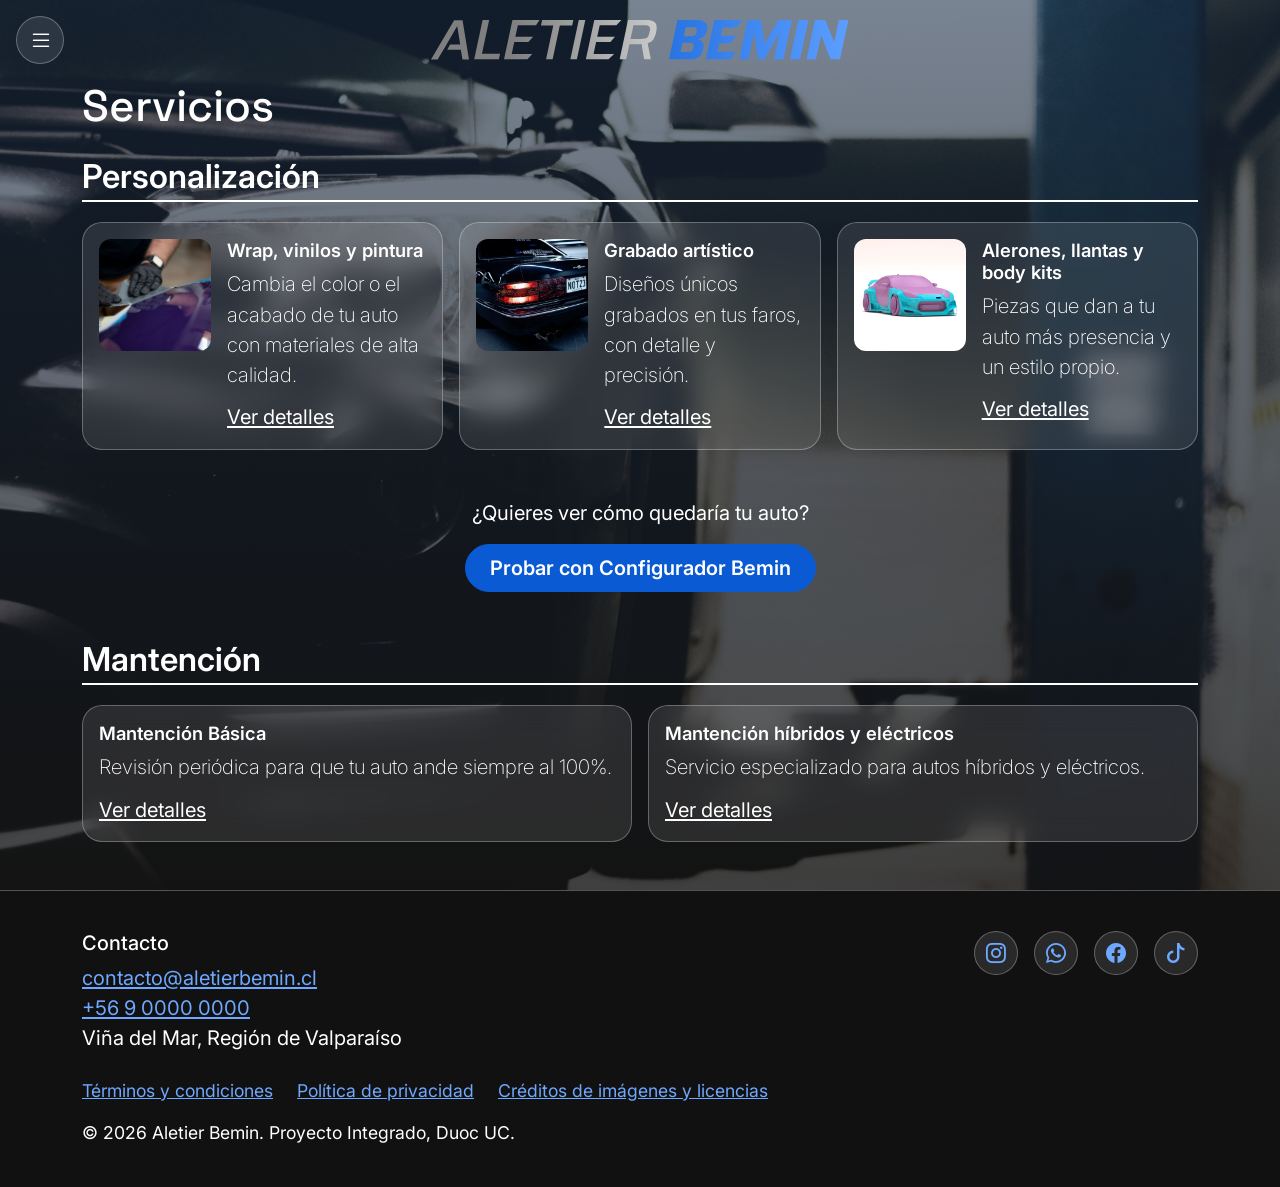
<file: ALETIER BEMIN/servicios.html>
<!DOCTYPE html>
<html lang="es">
<head>
  <meta charset="UTF-8">
  <meta name="viewport" content="width=device-width, initial-scale=1">
  <meta name="description" content="Servicios de Aletier Bemin: wrap, vinilos, pintura, grabado artístico, alerones, llantas, body kits y mantención para todo tipo de autos.">
  <title>Servicios | Aletier Bemin</title>

  <link rel="preconnect" href="https://fonts.googleapis.com">
  <link rel="preconnect" href="https://fonts.gstatic.com" crossorigin>
  <link href="https://fonts.googleapis.com/css2?family=Inter:wght@200;400;600&family=Space+Grotesk:wght@500&display=swap" rel="stylesheet">
  <link href="https://cdn.jsdelivr.net/npm/bootstrap@5.3.3/dist/css/bootstrap.min.css" rel="stylesheet">
  <link href="https://cdn.jsdelivr.net/npm/bootstrap-icons@1.11.3/font/bootstrap-icons.min.css" rel="stylesheet">
  <link href="assets/css/style.css" rel="stylesheet">
</head>
<body>

  <div class="offcanvas offcanvas-start ab-offcanvas" tabindex="-1" id="menuPrincipal" aria-labelledby="menuPrincipalTitulo">
    <div class="offcanvas-header">
      <h2 class="offcanvas-title h5" id="menuPrincipalTitulo">Menú</h2>
      <button type="button" class="btn-close btn-close-white" data-bs-dismiss="offcanvas" aria-label="Cerrar menú"></button>
    </div>
    <nav class="offcanvas-body" aria-label="Navegación principal">
      <a class="ab-nav-link" href="index.html">Inicio</a>
      <a class="ab-nav-link" href="configuradorBemin.html">Configurador Bemin</a>
      <a class="ab-nav-link" href="galeria.html">Galería</a>
      <a class="ab-nav-link" href="servicios.html" aria-current="page">Servicios</a>
      <a class="ab-nav-link" href="perfil.html">Mi cuenta</a>
    </nav>
  </div>

  <div class="ab-fondos" aria-hidden="true">
    <div class="ab-fondo ab-fondo-servicios activo"></div>
  </div>

  <header class="ab-header">
    <button class="btn btn-ab-glass ab-menu-btn" type="button" data-bs-toggle="offcanvas" data-bs-target="#menuPrincipal" aria-controls="menuPrincipal" aria-label="Abrir menú">
      <i class="bi bi-list" aria-hidden="true"></i>
    </button>
    <a class="ab-logo" href="index.html">
      <img src="assets/img/logotipo.svg" alt="Aletier Bemin, ir al inicio">
    </a>
    <span></span>
  </header>

  <main class="container pb-5" id="contenido">
    <h1 class="mb-4">Servicios</h1>

    <!-- ===== Personalización ===== -->
    <section id="personalizacion" aria-labelledby="titulo-personalizacion">
      <h2 class="ab-seccion-linea" id="titulo-personalizacion">Personalización</h2>
      <div class="row g-3">
        <div class="col-12 col-lg-4">
          <article class="ab-glass ab-svc">
            <img src="assets/img/personalizacion-wrap.jpg" alt="Aplicación de wrap sobre la carrocería de un auto" loading="lazy">
            <div>
              <h3>Wrap, vinilos y pintura</h3>
              <p>Cambia el color o el acabado de tu auto con materiales de alta calidad.</p>
              <a class="stretched-link" href="configuradorBemin.html?cat=vinilos">Ver detalles<span class="visually-hidden"> de wrap, vinilos y pintura</span></a>
            </div>
          </article>
        </div>
        <div class="col-12 col-lg-4">
          <article class="ab-glass ab-svc">
            <img src="assets/img/personalizacion-grabado.jpeg" alt="Faro trasero de un auto con diseño grabado" loading="lazy">
            <div>
              <h3>Grabado artístico</h3>
              <p>Diseños únicos grabados en tus faros, con detalle y precisión.</p>
              <a class="stretched-link" href="configuradorBemin.html?cat=graficos">Ver detalles<span class="visually-hidden"> de grabado artístico</span></a>
            </div>
          </article>
        </div>
        <div class="col-12 col-lg-4">
          <article class="ab-glass ab-svc">
            <img src="assets/img/personalizacion-bodykit.jpeg" alt="Auto blanco con alerón y body kit" loading="lazy">
            <div>
              <h3>Alerones, llantas y body kits</h3>
              <p>Piezas que dan a tu auto más presencia y un estilo propio.</p>
              <a class="stretched-link" href="configuradorBemin.html?cat=bodykits">Ver detalles<span class="visually-hidden"> de alerones, llantas y body kits</span></a>
            </div>
          </article>
        </div>
      </div>

      <div class="text-center my-5">
        <p class="mb-3">¿Quieres ver cómo quedaría tu auto?</p>
        <a class="btn btn-ab btn-lg" href="configuradorBemin.html">Probar con Configurador Bemin</a>
      </div>
    </section>

    <!-- ===== Mantención ===== -->
    <section id="mantencion" aria-labelledby="titulo-mantencion">
      <h2 class="ab-seccion-linea" id="titulo-mantencion">Mantención</h2>
      <div class="row g-3">
        <div class="col-12 col-md-6">
          <article class="ab-glass ab-svc">
            <div>
              <h3>Mantención Básica</h3>
              <p>Revisión periódica para que tu auto ande siempre al 100%.</p>
              <a class="stretched-link" href="servicio-detalle.html?s=mantencion-basica">Ver detalles<span class="visually-hidden"> de mantención básica</span></a>
            </div>
          </article>
        </div>
        <div class="col-12 col-md-6">
          <article class="ab-glass ab-svc">
            <div>
              <h3>Mantención híbridos y eléctricos</h3>
              <p>Servicio especializado para autos híbridos y eléctricos.</p>
              <a class="stretched-link" href="servicio-detalle.html?s=mantencion-hibridos-electricos">Ver detalles<span class="visually-hidden"> de mantención de híbridos y eléctricos</span></a>
            </div>
          </article>
        </div>
      </div>
    </section>
  </main>

  <footer class="ab-footer" id="contacto">
    <div class="container">
      <div class="row g-4 align-items-start">
        <div class="col-12 col-md-6">
          <h2 class="h5">Contacto</h2>
          <address class="mb-0">
            <a href="mailto:contacto@aletierbemin.cl">contacto@aletierbemin.cl</a><br>
            <a href="tel:+56900000000">+56 9 0000 0000</a><br>
            Viña del Mar, Región de Valparaíso
          </address>
        </div>
        <nav class="col-12 col-md-6" aria-label="Redes sociales">
          <ul class="ab-social list-unstyled d-flex gap-3 mb-0 justify-content-md-end">
            <li><a class="btn btn-ab-glass" href="#" aria-label="Instagram de Aletier Bemin"><i class="bi bi-instagram" aria-hidden="true"></i></a></li>
            <li><a class="btn btn-ab-glass" href="#" aria-label="WhatsApp de Aletier Bemin"><i class="bi bi-whatsapp" aria-hidden="true"></i></a></li>
            <li><a class="btn btn-ab-glass" href="#" aria-label="Facebook de Aletier Bemin"><i class="bi bi-facebook" aria-hidden="true"></i></a></li>
            <li><a class="btn btn-ab-glass" href="#" aria-label="TikTok de Aletier Bemin"><i class="bi bi-tiktok" aria-hidden="true"></i></a></li>
          </ul>
        </nav>
      </div>
      <div class="ab-legales small mt-4">
        <a href="#">Términos y condiciones</a>
        <a href="#">Política de privacidad</a>
        <a href="#">Créditos de imágenes y licencias</a>
      </div>
      <p class="small mt-3 mb-0">&copy; 2026 Aletier Bemin. Proyecto Integrado, Duoc UC.</p>
    </div>
  </footer>

  <script src="https://cdn.jsdelivr.net/npm/bootstrap@5.3.3/dist/js/bootstrap.bundle.min.js"></script>
</body>
</html>
</file>
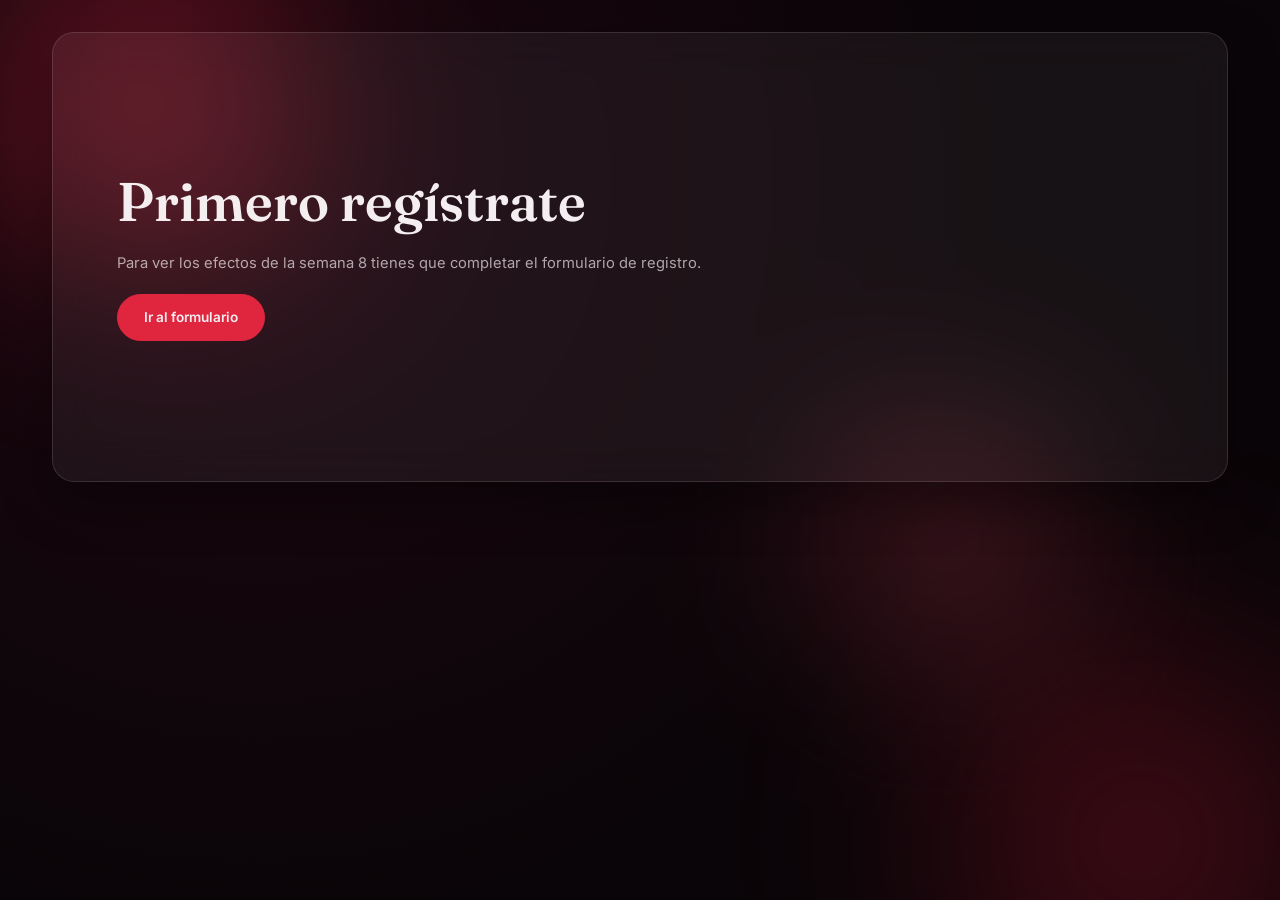
<file: EXP3_S8_Benjamin_Vilches_Fuentes/efectos.html>
<!DOCTYPE html>
<html lang="es">
<head>
    <meta charset="UTF-8">
    <meta name="viewport" content="width=device-width, initial-scale=1.0">
    <title>Efectos · Integrando librerías y plugins</title>
    <link rel="preconnect" href="https://fonts.googleapis.com">
    <link rel="preconnect" href="https://fonts.gstatic.com" crossorigin>
    <link href="https://fonts.googleapis.com/css2?family=Fraunces:ital,opsz,wght@0,9..144,400;0,9..144,600;1,9..144,500&family=JetBrains+Mono:wght@400;600&family=Inter:wght@400;500&family=Roboto:wght@400;500;700&display=swap" rel="stylesheet">
    <link rel="stylesheet" href="https://unpkg.com/aos@2.3.1/dist/aos.css">
    <link rel="stylesheet" href="https://cdn.jsdelivr.net/npm/@fancyapps/ui@5.0/dist/fancybox/fancybox.css">
    <link rel="stylesheet" href="https://cdnjs.cloudflare.com/ajax/libs/OwlCarousel2/2.3.4/assets/owl.carousel.min.css">
    <link rel="stylesheet" href="https://cdnjs.cloudflare.com/ajax/libs/OwlCarousel2/2.3.4/assets/owl.theme.default.min.css">
    <link rel="icon" href="data:image/svg+xml,<svg xmlns='http://www.w3.org/2000/svg' viewBox='0 0 100 100'><text y='.9em' font-size='90'>🥊</text></svg>">
    <link rel="stylesheet" href="assets/style.css">
</head>
<body>

    <div class="fondo" aria-hidden="true">
        <div class="figura figura-1"></div>
        <div class="figura figura-2"></div>
        <div class="figura figura-3"></div>
    </div>

    <main class="contenedor">

        <!--=== AVISO: se muestra si el usuario NO pasó por el formulario ===-->
        <section id="bloqueo" class="card intro-card" hidden>
            <h1 class="encabezado">Primero regístrate</h1>
            <p class="parrafo">Para ver los efectos de la semana 8 tienes que completar el formulario de registro.</p>
            <a href="index.html#seccion-registro" class="btn btn-enviar">Ir al formulario</a>
        </section>

        <!--=== CONTENIDO: se muestra después del registro ===-->
        <div id="contenido-efectos" class="contenido-efectos" hidden>

            <header class="card intro-card">
                <span class="etiqueta">Semana 8 · Librerías y plugins</span>
                <h1 class="encabezado">Efectos desbloqueados</h1>
                <p id="saludo" class="parrafo destacado-intro"></p>
                <p class="parrafo">Esta página usa tres plugins de jQuery y JavaScript: <strong>AOS</strong> para animar al hacer scroll, <strong>Fancybox</strong> para la galería y <strong>Owl Carousel</strong> para el carrusel.</p>
                <div class="intro-acciones">
                    <a href="#seccion-animaciones" class="btn btn-enviar">Ver efectos ↓</a>
                    <a href="index.html" class="btn">Volver al inicio</a>
                </div>
            </header>

            <!--=== Ejercicio 2: DIVS ANIMADOS (AOS) ===-->
            <section id="seccion-animaciones" class="card media-card">
                <span class="etiqueta">Plugin: AOS</span>
                <h2 class="encabezado">Animaciones al hacer scroll</h2>
                <p class="parrafo">Cada div tiene un atributo <code>data-aos</code> distinto. Sube y baja para repetir la animación.</p>
                <div class="grid-animados">
                    <div class="card caja-animada" data-aos="fade-right"><span>Div 1</span>Aparece desde la izquierda<code>fade-right</code></div>
                    <div class="card caja-animada" data-aos="flip-right"><span>Div 2</span>Voltea derecha<code>flip-right</code></div>
                    <div class="card caja-animada" data-aos="zoom-in-up"><span>Div 3</span>Zoom abajo<code>zoom-in-up</code></div>
                    <div class="card caja-animada" data-aos="fade-up" data-aos-duration="5000"><span>Div 4</span>Aparece arriba con retardo<code>fade-up · 5000 ms</code></div>
                </div>
            </section>

            <!--=== Ejercicio 3: GALERÍA (Fancybox) ===-->
            <section id="seccion-galeria" class="card media-card">
                <span class="etiqueta">Plugin: Fancybox</span>
                <h2 class="encabezado">Galería de fotos</h2>
                <p class="parrafo">Haz clic en una foto para verla en grande. Dentro de la galería puedes pasar de una foto a otra con las flechas.</p>
                <!-- Las 4 imágenes se insertan con JavaScript desde un array -->
                <div id="galeria"></div>
            </section>

            <!--=== Ejercicio 4: CARRUSEL (Owl Carousel) ===-->
            <section id="seccion-carrusel" class="card media-card">
                <span class="etiqueta">Plugin: Owl Carousel</span>
                <h2 class="encabezado">Carrusel</h2>
                <p class="parrafo">Avanza solo cada 4 segundos y se pausa al pasar el mouse. Muestra 1, 2 o 3 imágenes según el ancho de la pantalla.</p>
                <!-- owl-carousel y owl-theme son las clases que pide el plugin -->
                <div id="carrusel" class="owl-carousel owl-theme"></div>
            </section>

        </div>

    </main>

<script src="https://code.jquery.com/jquery-3.7.1.min.js"></script>
<script src="https://cdnjs.cloudflare.com/ajax/libs/OwlCarousel2/2.3.4/owl.carousel.min.js"></script>
<script src="https://unpkg.com/aos@2.3.1/dist/aos.js"></script>
<script src="https://cdn.jsdelivr.net/npm/@fancyapps/ui@5.0/dist/fancybox/fancybox.umd.js"></script>
<script src="assets/efectos.js"></script>

</body>
</html>
</file>
<file: ALETIER BEMIN/assets/css/style.css>
/* =========================================================
   Aletier Bemin — styles.css
   ========================================================= */

/* ---------- 1. Variables (guía de estilos Semana 3) ---------- */
:root {
  /* Paleta */
  --ab-celeste: #6EA8FF;
  --ab-azul: #0A5BD3;
  --ab-blanco: #FFFFFF;
  --ab-negro: #111111;
  --ab-grafito: #2B2B2B;
  --ab-marino: #0B1F3A;

  /* Tipografías */
  --ab-font-titulo: "Space Grotesk", system-ui, sans-serif;
  --ab-font-texto: "Inter", system-ui, sans-serif;

  /* Escala tipográfica: H1 44px, H2 36px, body 23px en escritorio.
     En rem + clamp para que escale en móvil y respete el zoom del usuario */
  --ab-fs-h1: clamp(1.75rem, 1.2rem + 2.4vw, 2.75rem);
  --ab-fs-h2: clamp(1.375rem, 1.1rem + 1.2vw, 2.25rem);
  --ab-fs-body: clamp(1rem, 0.9rem + 0.45vw, 1.4375rem);

  /* Efecto glass */
  --ab-glass-bg: rgba(255, 255, 255, 0.10);
  --ab-glass-borde: rgba(255, 255, 255, 0.28);
  --ab-radio: 1.25rem;

  /* Puente hacia las variables de Bootstrap */
  --bs-body-font-family: var(--ab-font-texto);
  --bs-body-font-size: var(--ab-fs-body);
  --bs-body-bg: var(--ab-marino);
  --bs-body-color: var(--ab-blanco);
  --bs-link-color: var(--ab-celeste);
  --bs-link-hover-color: var(--ab-blanco);
}

/* ---------- 2. Base ---------- */
body {
  min-height: 100vh;
  background: linear-gradient(180deg, var(--ab-marino) 0%, var(--ab-negro) 100%);
}

h1, h2, h3 {
  font-family: var(--ab-font-titulo);
  font-weight: 500;
}

h1 { font-size: var(--ab-fs-h1); }
h2 { font-size: var(--ab-fs-h2); font-family: var(--ab-font-texto); font-weight: 600; }

:focus-visible {
  outline: 0.1875rem solid var(--ab-celeste);
  outline-offset: 0.1875rem;
}

/* ---------- 3. Botones (estados de la guía) ---------- */
.btn-ab {
  --bs-btn-color: var(--ab-blanco);
  --bs-btn-bg: var(--ab-azul);
  --bs-btn-border-color: var(--ab-azul);
  --bs-btn-hover-color: var(--ab-marino);
  --bs-btn-hover-bg: var(--ab-celeste);
  --bs-btn-hover-border-color: var(--ab-celeste);
  --bs-btn-active-color: var(--ab-marino);
  --bs-btn-active-bg: var(--ab-blanco);
  --bs-btn-active-border-color: var(--ab-blanco);
  --bs-btn-disabled-bg: var(--ab-grafito);
  --bs-btn-disabled-border-color: var(--ab-grafito);
  --bs-btn-border-radius: 2rem;
  --bs-btn-padding-x: 1.5rem;
  font-family: var(--ab-font-texto);
  font-weight: 600;
}

.btn-ab-glass {
  --bs-btn-color: var(--ab-blanco);
  --bs-btn-bg: var(--ab-glass-bg);
  --bs-btn-border-color: var(--ab-glass-borde);
  --bs-btn-hover-color: var(--ab-marino);
  --bs-btn-hover-bg: var(--ab-blanco);
  --bs-btn-hover-border-color: var(--ab-blanco);
  --bs-btn-active-bg: var(--ab-celeste);
  --bs-btn-active-color: var(--ab-marino);
  --bs-btn-border-radius: 50%;
  backdrop-filter: blur(0.5rem);
}

/* ---------- 4. Header ---------- */
.ab-header {
  position: relative;
  z-index: 5;
  display: grid;
  grid-template-columns: 3rem 1fr 3rem;
  align-items: center;
  padding: 1rem;
}

.ab-logo { justify-self: center; }
.ab-logo img { height: 2.5rem; width: auto; }

.ab-menu-btn {
  width: 3rem;
  height: 3rem;
  font-size: 1.5rem;
  line-height: 1;
}

/* Menú desplegable (offcanvas) */
.ab-offcanvas {
  --bs-offcanvas-bg: var(--ab-marino);
  --bs-offcanvas-color: var(--ab-blanco);
  border-right: 1px solid var(--ab-glass-borde);
}

.ab-nav-link {
  display: block;
  padding: 0.75rem 0;
  color: var(--ab-blanco);
  text-decoration: none;
  font-family: var(--ab-font-titulo);
  font-size: 1.25rem;
  border-bottom: 1px solid var(--ab-glass-borde);
}

.ab-nav-link:hover,
.ab-nav-link[aria-current="page"] { color: var(--ab-celeste); }

/* ---------- 5. Escena con fondos por página ---------- */
.ab-escena {
  position: relative;
  min-height: 100svh;
  display: flex;
  flex-direction: column;
  overflow: hidden;
}

/* Capa fija: no se estira ni se mueve, es decir,el contenido hace scroll por encima */
.ab-fondos {
  position: fixed;
  inset: 0;
  z-index: -1;
}

/* Capa oscura para asegurar contraste del texto sobre la foto */
.ab-fondos::after {
  content: "";
  position: absolute;
  inset: 0;
  background: linear-gradient(180deg, rgba(11, 31, 58, 0.55) 0%, rgba(17, 17, 17, 0.8) 100%);
}

.ab-fondo {
  position: absolute;
  inset: 0;
  background-color: var(--ab-marino);
  background-size: cover;
  background-position: center;
  opacity: 0;
  transition: opacity 0.6s ease;
}

.ab-fondo.activo { opacity: 1; }

.ab-fondo-inicio       { background-image: url("../img/fondo-home.jpeg"); }
.ab-fondo-configurador { background-image: url("../img/fondo-configurador.jpeg"); }
.ab-fondo-galeria      { background-image: url("../img/fondo-galeria.jpeg"); }
.ab-fondo-perfil       { background-image: url("../img/fondo-perfil.jpeg"); }
.ab-fondo-servicios    { background-image: url("../img/fondo-servicios.jpeg"); }

/* ---------- 6. Carrusel circular vertical ---------- */
.ab-rueda-wrap {
  position: relative;
  flex: 1;
  display: flex;
  align-items: center;
  padding-bottom: 2rem;
}

.ab-rueda {
  position: relative;
  width: 100%;
  height: clamp(28rem, 66svh, 40rem);
  perspective: 70rem;
  touch-action: none;        
  list-style: none;
  margin: 0;
  padding: 0;
  overflow: hidden;
}

.ab-card {
  position: absolute;
  top: 50%;
  left: 50%;
  width: min(88%, 26rem);
  height: 62%;
  display: flex;
  flex-direction: column;
  justify-content: space-between;
  padding: 1.5rem;
  background: var(--ab-glass-bg);
  border: 1px solid var(--ab-glass-borde);
  border-radius: var(--ab-radio);
  backdrop-filter: blur(0.875rem);
  -webkit-backdrop-filter: blur(0.875rem);
  transition: transform 0.5s ease, opacity 0.5s ease;
  opacity: 0;
  pointer-events: none;
}

.ab-card[data-offset="0"]  { transform: translate(-50%, -50%) scale(1); opacity: 1; z-index: 3; pointer-events: auto; }
.ab-card[data-offset="-1"] { transform: translate(-50%, -78%) scale(0.88) rotateX(12deg); opacity: 0.6; z-index: 2; pointer-events: auto; cursor: pointer; }
.ab-card[data-offset="1"]  { transform: translate(-50%, -22%) scale(0.88) rotateX(-12deg); opacity: 0.6; z-index: 2; pointer-events: auto; cursor: pointer; }
.ab-card[data-offset="-2"] { transform: translate(-50%, -90%) scale(0.76); z-index: 1; }
.ab-card[data-offset="2"]  { transform: translate(-50%, -10%) scale(0.76); z-index: 1; }

.ab-card:not([data-offset="0"]) a { pointer-events: none; }

.ab-card-icono {
  width: 3.5rem;
  height: 3.5rem;
  display: grid;
  place-items: center;
  font-size: 1.75rem;
  color: var(--ab-celeste);
  background: rgba(10, 91, 211, 0.25);
  border: 1px solid var(--ab-glass-borde);
  border-radius: 1rem;
}

.ab-card-texto p { margin-bottom: 1rem; font-weight: 200; }

/* Controles arriba / abajo */
.ab-controles {
  position: absolute;
  right: 0.75rem;
  top: 50%;
  transform: translateY(-50%);
  z-index: 4;
  display: flex;
  flex-direction: column;
  gap: 0.75rem;
}

.ab-controles .btn { width: 2.75rem; height: 2.75rem; padding: 0; font-size: 1.25rem; }

/* ---------- 7. Secciones y footer ---------- */
.ab-seccion { padding-block: 4rem; }

.ab-glass {
  height: 100%;
  padding: 1.5rem;
  background: var(--ab-glass-bg);
  border: 1px solid var(--ab-glass-borde);
  border-radius: var(--ab-radio);
}

.ab-footer {
  padding-block: 2.5rem;
  background: var(--ab-negro);
  border-top: 1px solid var(--ab-glass-borde);
}

.ab-footer a { color: var(--ab-celeste); }
.ab-footer a:hover { color: var(--ab-blanco); }

/* ---------- 6b. Título de la card (no es encabezado del documento) ---------- */
.ab-card-titulo {
  margin-bottom: 0.5rem;
  font-family: var(--ab-font-texto);
  font-size: var(--ab-fs-h2);
  font-weight: 600;
  line-height: 1.2;
}

/* ---------- 7b. H1 con logotipo + destello metálico ---------- */
.ab-h1-logo {
  position: relative;
  width: min(92%, 38rem);
  margin: 0 auto 1.5rem;
  aspect-ratio: 219 / 21;
}

.ab-h1-logo img { display: block; width: 100%; height: 100%; }

/* Franja de luz que pasa solo por las letras */
.ab-h1-logo::after {
  content: "";
  position: absolute;
  inset: 0;
  background: linear-gradient(105deg, transparent 35%, rgba(255, 255, 255, 0.95) 50%, transparent 65%) no-repeat;
  background-size: 300% 100%;
  background-position: 100% 0;
  -webkit-mask: url("../img/logotipo.svg") center / contain no-repeat;
  mask: url("../img/logotipo.svg") center / contain no-repeat;
  animation: ab-destello 5s ease-in-out infinite;
  pointer-events: none;
}

@keyframes ab-destello {
  0%   { background-position: 100% 0; }
  45%  { background-position: 0% 0; }
  100% { background-position: 0% 0; }
}

.ab-lead { max-width: 38rem; }

/* ---------- 7c. Borde luminoso azul que recorre la caja ---------- */
@property --ab-angulo {
  syntax: "<angle>";
  inherits: false;
  initial-value: 0deg;
}

@keyframes ab-giro { to { --ab-angulo: 360deg; } }

.ab-brillo { position: relative; isolation: isolate; }

.ab-brillo::before,
.ab-brillo::after {
  content: "";
  position: absolute;
  border-radius: inherit;
  pointer-events: none;
  background: conic-gradient(from var(--ab-angulo), transparent 0 55%, var(--ab-azul) 70%, var(--ab-celeste) 85%, var(--ab-blanco) 92%, transparent 100%);
  -webkit-mask: linear-gradient(#000 0 0) content-box, linear-gradient(#000 0 0);
  -webkit-mask-composite: xor;
  mask: linear-gradient(#000 0 0) content-box, linear-gradient(#000 0 0);
  mask-composite: exclude;
  animation: ab-giro 5s linear infinite;
}

.ab-brillo::before { inset: 0; padding: 2px; }

.ab-brillo::after { inset: -5px; padding: 7px; filter: blur(6px); opacity: 0.8; }

/* ---------- 7d. Servicios con imagen ---------- */
.ab-servicio { display: flex; flex-direction: column; gap: 0.75rem; height: 100%; }

.ab-servicio img {
  width: 100%;
  aspect-ratio: 4 / 5;
  object-fit: cover;
  border-radius: 1rem;
  background: var(--ab-grafito);
}

.ab-trabajos {
  display: flex;
  gap: 1rem;
  padding-bottom: 0.75rem;
  overflow-x: auto;
  scroll-snap-type: x mandatory;
  scrollbar-width: thin;
}

.ab-trabajos figure { flex: 0 0 72%; margin: 0; scroll-snap-align: start; }

.ab-trabajos img {
  width: 100%;
  aspect-ratio: 4 / 3;
  object-fit: cover;
  border-radius: 1rem;
  background: var(--ab-grafito);
}

@media (min-width: 768px) { .ab-trabajos figure { flex-basis: 32%; } }

/* ---------- 7e. Footer: redes sociales y legales ---------- */
.ab-social .btn {
  width: 2.75rem;
  height: 2.75rem;
  padding: 0;
  display: grid;
  place-items: center;
  font-size: 1.25rem;
}

.ab-legales { display: flex; flex-wrap: wrap; gap: 0.5rem 1.5rem; }

@media (prefers-reduced-motion: no-preference) {
  html { scroll-behavior: smooth; }
}

/* ---------- 10. Configurador (paso 1 y 2) ---------- */
.ab-config { max-width: 40rem; padding-bottom: 4rem; }

.ab-progreso {
  --bs-progress-bg: var(--ab-blanco);
  --bs-progress-bar-bg: var(--ab-azul);
  --bs-progress-height: 0.375rem;
}

/* Botón en vidrio con forma de píldora */
.btn-ab-vidrio {
  --bs-btn-bg: var(--ab-glass-bg);
  --bs-btn-border-color: var(--ab-glass-borde);
  backdrop-filter: blur(0.5rem);
}

/* Subida de foto */
.ab-dropzone {
  position: relative;
  display: grid;
  place-items: center;
  gap: 0.5rem;
  min-height: 11rem;
  padding: 1.5rem;
  text-align: center;
  background: var(--ab-glass-bg);
  border: 1px solid var(--ab-glass-borde);
  border-radius: var(--ab-radio);
  backdrop-filter: blur(0.875rem);
  -webkit-backdrop-filter: blur(0.875rem);
  cursor: pointer;
}

.ab-dropzone:hover,
.ab-dropzone:focus-within { border-color: var(--ab-celeste); }
.ab-dropzone input { position: absolute; width: 1px; height: 1px; opacity: 0; }
.ab-dropzone i { font-size: 2rem; }
.ab-preview { max-width: 100%; max-height: 12rem; border-radius: 0.75rem; object-fit: cover; }

/* Pestañas y catálogo */
.ab-tabs { display: flex; flex-wrap: wrap; gap: 0.5rem; }

.ab-tab {
  padding: 0.4rem 1rem;
  color: var(--ab-blanco);
  font-size: 0.9rem;
  background: var(--ab-glass-bg);
  border: 1px solid var(--ab-glass-borde);
  border-radius: 2rem;
}

.ab-tab[aria-selected="true"] { background: rgba(10, 91, 211, 0.4); border-color: var(--ab-celeste); }

.ab-tiles { display: grid; grid-template-columns: repeat(auto-fill, minmax(5.25rem, 1fr)); gap: 0.75rem; }

.ab-tile {
  display: flex;
  flex-direction: column;
  align-items: center;
  justify-content: center;
  gap: 0.25rem;
  min-height: 4.75rem;
  padding: 0.5rem;
  color: var(--ab-blanco);
  font-size: 0.9rem;
  background: var(--ab-glass-bg);
  border: 1px solid var(--ab-glass-borde);
  border-radius: 1rem;
}

.ab-tile--color { background: var(--tile-color); border-color: transparent; }
.ab-tile--color i { font-size: 1.5rem; filter: drop-shadow(0 0 0.1875rem rgba(0, 0, 0, 0.8)); }
.ab-tile[aria-pressed="true"] { outline: 0.1875rem solid var(--ab-celeste); outline-offset: 0.125rem; }
.ab-tile small { font-size: 0.75rem; opacity: 0.85; }

/* Comparador antes / después */
.ab-comparador {
  --ab-corte: 50%;
  position: relative;
  aspect-ratio: var(--ab-ratio, 4 / 3);
  overflow: hidden;
  background: var(--ab-grafito);
  border-radius: var(--ab-radio);
}

.ab-comparador img,
.ab-comparador canvas { position: absolute; inset: 0; width: 100%; height: 100%; object-fit: cover; }
.ab-comparador canvas { clip-path: inset(0 0 0 var(--ab-corte)); }

.ab-comp-linea {
  position: absolute;
  top: 0;
  bottom: 0;
  left: var(--ab-corte);
  width: 0.25rem;
  background: var(--ab-blanco);
  transform: translateX(-50%);
  pointer-events: none;
}

.ab-comp-linea::after {
  content: "";
  position: absolute;
  top: 50%;
  left: 50%;
  width: 1.75rem;
  height: 1.75rem;
  background: var(--ab-blanco);
  border-radius: 50%;
  box-shadow: 0 0 0.5rem rgba(0, 0, 0, 0.5);
  transform: translate(-50%, -50%);
}

.ab-comp-etiqueta {
  position: absolute;
  top: 0.75rem;
  padding: 0.2rem 0.75rem;
  font-size: 0.85rem;
  background: rgba(17, 17, 17, 0.55);
  border: 1px solid var(--ab-glass-borde);
  border-radius: 2rem;
  pointer-events: none;
}

.ab-comp-etiqueta--antes { left: 0.75rem; }
.ab-comp-etiqueta--despues { right: 0.75rem; border-color: var(--ab-celeste); }

/* El range cubre toda la imagen e invisible: se arrastra desde cualquier punto */
.ab-comparador input[type="range"] {
  position: absolute;
  inset: 0;
  width: 100%;
  height: 100%;
  margin: 0;
  opacity: 0;
  cursor: ew-resize;
  touch-action: pan-y;
}

.ab-comparador:focus-within { outline: 0.1875rem solid var(--ab-celeste); outline-offset: 0.1875rem; }

/* Cotización */
.ab-cotiza { width: 100%; }
.ab-cotiza td, .ab-cotiza th { padding: 0.35rem 0; font-weight: 400; }
.ab-cotiza td:last-child { text-align: right; }
.ab-cotiza tfoot th, .ab-cotiza tfoot td { padding-top: 0.75rem; font-weight: 600; border-top: 1px solid var(--ab-glass-borde); }

/* ---------- 11. Agendar (paso 3) ---------- */
.ab-progreso-completo { width: 100%; }
.ab-cotiza th { text-align: left; }
.ab-error { min-height: 1.5rem; color: #FF9B9B; }

/* ---------- 12. Servicios ---------- */
.ab-seccion-linea {
  margin-bottom: 1.25rem;
  padding-bottom: 0.25rem;
  border-bottom: 0.125rem solid var(--ab-blanco);
  scroll-margin-top: 1rem;
}

#personalizacion,
#mantencion { scroll-margin-top: 1rem; }

/* Card de servicio */
.ab-svc {
  position: relative;
  display: flex;
  gap: 1rem;
  padding: 1rem;
  backdrop-filter: blur(0.875rem);
  -webkit-backdrop-filter: blur(0.875rem);
}

.ab-svc img {
  flex: 0 0 7rem;
  width: 7rem;
  height: 7rem;
  object-fit: cover;
  background: var(--ab-grafito);
  border-radius: 0.75rem;
}

.ab-svc h3 { font-family: var(--ab-font-texto); font-size: 1.15rem; font-weight: 600; }
.ab-svc p { margin-bottom: 0.75rem; font-weight: 200; }
.ab-svc a { color: var(--ab-blanco); }
.ab-svc:hover,
.ab-svc:focus-within { border-color: var(--ab-celeste); }
 
/* Calendario glass */
.ab-cal { --ab-libre: #46C37B; --ab-reservado: #FF6B6B; backdrop-filter: blur(0.875rem); -webkit-backdrop-filter: blur(0.875rem); }
 
.ab-cal-cabecera {
  display: flex;
  align-items: center;
  justify-content: space-between;
  margin-bottom: 1rem;
  text-transform: capitalize;
}
 
.ab-cal-cabecera .btn { width: 2.5rem; height: 2.5rem; padding: 0; }
.ab-cal-grid { display: grid; grid-template-columns: repeat(7, 1fr); gap: 0.25rem; }
.ab-cal-semana { padding-bottom: 0.25rem; text-align: center; font-size: 0.8rem; opacity: 0.7; }
 
.ab-dia {
  aspect-ratio: 1;
  color: var(--ab-blanco);
  font-size: 0.95rem;
  background: transparent;
  border: 1px solid transparent;
  border-radius: 0.75rem;
}
 
.ab-dia[data-estado="libre"] { background: rgba(70, 195, 123, 0.12); border-color: var(--ab-libre); }
.ab-dia[data-estado="libre"]:hover { background: rgba(70, 195, 123, 0.3); }
.ab-dia[data-estado="reservado"] { background: rgba(255, 107, 107, 0.12); border-color: var(--ab-reservado); text-decoration: line-through; }
.ab-dia[data-estado="cerrado"],
.ab-dia[data-estado="pasado"] { opacity: 0.35; }
.ab-dia:disabled { cursor: not-allowed; }
.ab-dia[aria-pressed="true"] { background: var(--ab-azul); border-color: var(--ab-celeste); font-weight: 600; }
 
.ab-cal-leyenda { display: flex; flex-wrap: wrap; gap: 0.5rem 1.25rem; margin-top: 1rem; font-size: 0.85rem; }
.ab-punto { display: inline-block; width: 0.75rem; height: 0.75rem; margin-right: 0.4rem; border-radius: 50%; }
.ab-punto--libre { background: var(--ab-libre); }
.ab-punto--reservado { background: var(--ab-reservado); }
.ab-punto--elegido { background: var(--ab-azul); border: 1px solid var(--ab-celeste); }
 
/* Horas */
.ab-horas { display: flex; flex-wrap: wrap; gap: 0.5rem; }
 
.ab-hora {
  padding: 0.4rem 1rem;
  color: var(--ab-blanco);
  background: var(--ab-glass-bg);
  border: 1px solid var(--ab-glass-borde);
  border-radius: 2rem;
}
 
.ab-hora[aria-pressed="true"] { background: rgba(10, 91, 211, 0.5); border-color: var(--ab-celeste); }
.ab-hora:disabled { opacity: 0.4; text-decoration: line-through; cursor: not-allowed; }

/* ---------- 13. Mi cuenta ---------- */
.ab-perfil { display: flex; align-items: center; gap: 1rem; margin-bottom: 1.5rem; }

.ab-avatar {
  flex: 0 0 3.5rem;
  width: 3.5rem;
  height: 3.5rem;
  display: grid;
  place-items: center;
  overflow: hidden;
  font-size: 1.75rem;
  background: var(--ab-glass-bg);
  border: 1px solid var(--ab-glass-borde);
  border-radius: 50%;
}

.ab-avatar img { width: 100%; height: 100%; object-fit: cover; }

/* Chips con scroll horizontal */
.ab-chips { display: flex; gap: 0.5rem; padding-bottom: 0.5rem; overflow-x: auto; scrollbar-width: none; }
.ab-chips::-webkit-scrollbar { display: none; }
.ab-chips .ab-tab { flex: 0 0 auto; white-space: nowrap; }

/* Foto con placeholder detrás: si la imagen no carga, se ve el placeholder */
.ab-foto {
  position: relative;
  display: flex;
  flex-direction: column;
  align-items: center;
  justify-content: center;
  gap: 0.5rem;
  aspect-ratio: 4 / 3;
  overflow: hidden;
  color: rgba(255, 255, 255, 0.65);
  background: var(--ab-grafito);
  border: 1px solid var(--ab-glass-borde);
  border-radius: var(--ab-radio);
}

.ab-foto > i { font-size: 2.25rem; }
.ab-foto img { position: absolute; inset: 0; width: 100%; height: 100%; object-fit: cover; border-radius: 0; }
.ab-avance figure { flex-basis: 42%; }

@media (min-width: 768px) { .ab-avance figure { flex-basis: 24%; } }

/* Estado del trabajo en 4 etapas */
.ab-pasos { display: grid; grid-template-columns: repeat(4, 1fr); gap: 0.5rem; padding: 0; list-style: none; }
.ab-paso { font-size: 0.85rem; }

.ab-paso::before {
  content: "";
  display: block;
  height: 0.375rem;
  margin-bottom: 0.5rem;
  background: var(--ab-blanco);
  border-radius: 1rem;
}

.ab-paso[data-estado="hecho"]::before,
.ab-paso[data-estado="actual"]::before { background: var(--ab-azul); }
.ab-paso[data-estado="actual"] { font-weight: 600; }
.ab-paso[data-estado="actual"]::before { box-shadow: 0 0 0.5rem var(--ab-celeste); }
.ab-paso[data-estado="pendiente"] { opacity: 0.8; }

/* Listas dentro de cards glass */
.ab-lista { display: grid; gap: 0.5rem; padding: 0; list-style: none; }
.ab-lista li { display: flex; justify-content: space-between; gap: 1rem; }

/* ---------- 14. Formularios de cuenta (registro y login) ---------- */
:root {
  /* Rojo claro para errores: el de Bootstrap casi no se lee sobre fondo oscuro */
  --bs-form-invalid-color: #FF9B9B;
  --bs-form-invalid-border-color: #FF9B9B;
}

.ab-auth { max-width: 28rem; }

.ab-form .form-control {
  color: var(--ab-blanco);
  background: var(--ab-glass-bg);
  border-color: var(--ab-glass-borde);
  border-radius: 0.75rem;
}

.ab-form .form-control::placeholder { color: rgba(255, 255, 255, 0.55); }

.ab-form .form-control:focus {
  background: rgba(255, 255, 255, 0.14);
  border-color: var(--ab-celeste);
  box-shadow: 0 0 0 0.25rem rgba(110, 168, 255, 0.25);
}

.ab-form .form-text { color: rgba(255, 255, 255, 0.75); }
.ab-form .invalid-feedback:not(:empty) { display: block; }

/* Botón ojo dentro del campo de contraseña */
.ab-pass { position: relative; }
.ab-pass .form-control { padding-right: 3rem; }

.ab-pass button {
  position: absolute;
  top: 50%;
  right: 0.5rem;
  width: 2.25rem;
  height: 2.25rem;
  padding: 0;
  color: var(--ab-blanco);
  background: transparent;
  border: 0;
  border-radius: 50%;
  transform: translateY(-50%);
}

.ab-pass button:hover { background: var(--ab-glass-bg); }

/* Botón que se ve como enlace */
.ab-enlace {
  padding: 0;
  color: var(--ab-celeste);
  background: none;
  border: 0;
  text-decoration: underline;
}

.ab-enlace:hover { color: var(--ab-blanco); }

/* ---------- 15. Galería ---------- */
.ab-galeria figure { flex-basis: 42%; }

/* Resalte azul al pasar por una foto (como en el wireframe) */
.ab-galeria .ab-foto { transition: border-color 0.2s ease, box-shadow 0.2s ease; }
.ab-galeria .ab-foto:hover { border-color: var(--ab-azul); box-shadow: 0 0 0 0.1875rem var(--ab-azul); }

/* "Ver más": la fila deja de hacer scroll y se vuelve grilla */
.ab-galeria.ab-expandido { flex-wrap: wrap; overflow: visible; scroll-snap-type: none; }
.ab-galeria.ab-expandido figure { flex-basis: calc(50% - 0.5rem); }

@media (min-width: 768px) {
  .ab-galeria figure { flex-basis: 24%; }
  .ab-galeria.ab-expandido figure { flex-basis: calc(25% - 0.75rem); }
}

@media (prefers-reduced-motion: reduce) { .ab-galeria .ab-foto { transition: none; } }

/* ---------- 8. Escritorio ---------- */
@media (min-width: 992px) {
  .ab-card { width: 28rem; }
  .ab-controles { right: 3rem; }
}

@media (prefers-reduced-motion: reduce) {
  .ab-card,
  .ab-fondo { transition: none; }

  .ab-h1-logo::after { animation: none; opacity: 0; }
  .ab-brillo::before,
  .ab-brillo::after { animation: none; }
}
</file>
<file: EXP3_S8_Benjamin_Vilches_Fuentes/assets/style.css>
:root {
  --rojo:#e0263f;
  --rojo-oscuro: #8a1226;
  --fondo-1: #0a0508;
  --fondo-2: #1c0710;
  --texto: #f4eef0;
  --texto-suave: rgba(244, 238, 240, 0.68);
  --borde: rgba(255, 255, 255, 0.12);
  --vidrio: rgba(255, 255, 255, 0.055);
  --radio: 22px;
  --fuente-titulo: "Fraunces", serif;
  --fuente-cuerpo: "Inter", sans-serif;
  --fuente-alterna: "Roboto", sans-serif;
}

*{
  box-sizing: border-box;
}

html, body {
  margin: 0;
  min-height: 100%;
}

/* Estilos generales */
body {
  background: var(--fondo-1);
  color: var(--texto);
  font-family: var(--fuente-cuerpo);
  font-size: 15.5px;
  line-height: 1.5;
  overflow-x: hidden;
}

/* ====== Fondo decorativo ====== */

.fondo {
  position: fixed;
  inset: 0; 
  z-index: -1;
  background: radial-gradient(circle at 20% 20%, var(--fondo-2), var(--fondo-1) 60%);
  overflow: hidden;
}

.figura {
  position: absolute; 
  border-radius: 50%;
  filter: blur(90px);
  opacity: 0.55;
}

.figura-1 {
  width: 480px;
  height: 480px;
  background: radial-gradient(circle, var(--rojo) 0%, transparent 70%);
  top: -140px;
  left: -100px;
}

.figura-2 {
  width: 560px;
  height: 560px;
  background: radial-gradient(circle, var(--rojo-oscuro) 0%, transparent 70%);
  bottom: -220px;
  right: -140px;
}

.figura-3 {
  width: 360px;
  height: 360px;
  background: radial-gradient(circle, #ff5470 0%, transparent 70%);
  top: 40%;
  left: 60%;
  opacity: 0.35;
}
 
/* ====== CONTENEDOR ====== */

.contenedor {
  max-width: 1240px;
  margin: 0 auto; 
  padding: clamp(16px, 2.5vw, 32px);
  display: flex;
  flex-direction: column; 
  gap: clamp(14px, 1.6vw, 20px);
}

/* ====== CARD GLASS ====== */

.card {
  background: var(--vidrio);
  border: 1px solid var(--borde);
  border-radius: var(--radio);
  backdrop-filter: blur(22px);
  -webkit-backdrop-filter: blur(22px);
  box-shadow: 0 20px 50px rgba(0, 0, 0, 0.35);
}

/* ====== ENCABEZADOS / PÁRRAFOS ====== */ 

.encabezado {
  font-family: var(--fuente-titulo);
  font-weight: 600;
  color: var(--texto);
  margin: 0 0 8px;
  transition: color 0.35s ease, font-family 0.2s ease;
}

.parrafo {
  margin: 0 0 6px;
  color: var(--texto-suave);
  font-size: 0.92rem;
}

/* ====== HEADER ====== */

.header-card {
  display: grid;
  grid-template-columns: 1fr 1.15fr;
  align-items: stretch;
  overflow: hidden;
  min-height: 220px;
}

.header-media {
  position: relative;
  overflow: hidden;
}

.header-media .imagen {
  width: 100%;
  height: 100%;
  object-fit: cover;
  display: block;
  opacity: 1;
  transition: opacity 0.5s ease;
}

/* mientras src esté vacío, la imagen queda invisible y se ve el placeholder de vidrio */

.header-media .imagen[src=""]{
  opacity: 0;
  filter: contrast(1.05) brightness(0.9);
}

.header-media-overlay {
  position: absolute;
  inset: 0;
  background: linear-gradient(120deg, rgba(224, 38, 63, 0.45), rgba(10, 5, 8, 0.65));
  mix-blend-mode: multiply;
  display: none;
}

.header-contenido {
  padding: clamp(20px, 3vw, 34px);
  display: flex; 
  flex-direction: column;
  justify-content: center; 
}

.header-contenido .encabezado {
  font-size: clamp(1.6rem, 2.6vw, 2.3rem);
}

/* ====== GRID ENCABEZADOS ====== */

.grid-encabezados {
  display: grid; 
  grid-template-columns: 1fr 1fr;
  gap: clamp(12px, 1.6vw, 18px);
}

.heading-card {
  padding: clamp(16px, 1.8vw, 22px);
}

.heading-card h2.encabezado {
  font-size: 1.3rem;
}

.heading-card h3.encabezado {
  font-size: 1.1rem;
  font-style: italic;
}

/* ====== LISTAS ====== */

.lista-card {
  padding: clamp(16px, 1.8vw, 22px);
}

.lista {
  margin: 0;
  padding-left: 22px;
}

.item-lista {
  color: var(--texto-suave);
  font-size: 0.92rem;
  margin: 6px;
}

/* ====== CONTROLES / SWITCHES ====== */

.controles-card {
  padding: clamp(14px, 1.6vw, 20px) clamp(16px, 2vw, 26px);
  display: flex;
  flex-wrap: wrap;
  justify-content: space-between;
  align-items: center;
  gap: 14px;
}

.switch-item {
  display: flex;
  align-items: center;
  gap: 10px;
}

.switch {
  position: relative;
  display: inline-block; 
}

.switch input{
  position: absolute; 
  opacity: 0;
  width: 100%; 
  height:100%; 
  margin: 0; 
  cursor: pointer;
}

.switch-track {
  display: block; 
  width: 46px;
  height: 26px;
  border-radius: 999px;
  background: rgba(255, 255, 255, 0.14);
  border: 1px solid var(--borde);
  transition: background 0.25s ease, border-color 0.25s ease;
}

.switch-thumb {
  position: absolute; 
  top: 2px; 
  left: 2px; 
  width: 22px; 
  height: 22px; 
  border-radius: 50%; 
  background: var(--texto); 
  transition: transform 0.25s ease;
}

.switch input:checked + .switch-track {
  background: var(--rojo);
  border-color: var(--rojo);
}

.switch input:checked + .switch-track .switch-thumb {
  transform: translateX(20px);
}

.switch input:focus-visible + .switch-track {
  outline: 2px solid var(--rojo);
  outline-offset: 2px;
}

.switch-label {
  font-size: 0.85rem;
  color: var(--texto-suave);
  white-space: nowrap;
}

/* ====== ACCIONES / BOTONES JS ====== */
 
.acciones-card {
  padding: clamp(14px, 1.6vw, 20px) clamp(16px, 2vw, 26px);
  display: flex;
  flex-wrap: wrap;
  gap: 12px;
}
 
.btn {
  font-family: var(--fuente-cuerpo);
  font-size: 0.85rem;
  font-weight: 500;
  color: var(--texto);
  background: rgba(255, 255, 255, 0.06);
  border: 1px solid var(--borde);
  border-radius: 999px;
  padding: 10px 18px;
  cursor: pointer;
  transition: background 0.25s ease, border-color 0.25s ease, transform 0.15s ease;
}
 
.btn:hover {
  background: var(--rojo);
  border-color: var(--rojo);
  transform: translateY(-1px);
}
 
.btn:active {
  transform: translateY(0);
}

/* ====== RESPONSIVE ====== */

@media (max-width: 860px) {
  .header-card {
    grid-template-columns: 1fr;
  }
  .header-media {
    min-height: 160px;
  }
  .grid-encabezados {
    grid-template-columns: 1fr;
  }
  .controles-card {
    justify-content: flex-start;
  }
}

/* ================================================================
   NUEVO S8: estilos de formulario, animaciones, galería y carrusel
   ================================================================ */
 
/* ====== FORMULARIO ====== */
 
.form-card,
.media-card {
  padding: clamp(18px, 2.4vw, 30px);
}
 
.formulario {
  margin-top: 18px;
  max-width: 760px;
}
 
.fila-form {
  display: grid;
  grid-template-columns: repeat(auto-fit, minmax(min(260px, 100%), 1fr));
  gap: 0 16px;
}
 
.campo {
  display: flex;
  flex-direction: column;
  gap: 6px;
  margin-bottom: 16px;
}
 
.campo label {
  font-size: 0.85rem;
  font-weight: 500;
  color: var(--texto);
}
 
.campo input {
  font-family: var(--fuente-cuerpo);
  font-size: 0.95rem;
  color: var(--texto);
  background: rgba(255, 255, 255, 0.06);
  border: 1px solid var(--borde);
  border-radius: 12px;
  padding: 12px 14px;
  transition: border-color 0.25s ease, background 0.25s ease;
}
 
.campo input::placeholder {
  color: rgba(244, 238, 240, 0.4);
}
 
.campo input:focus {
  outline: none;
  border-color: var(--texto-suave);
  background: rgba(255, 255, 255, 0.09);
}
 
/* Clases que agrega jQuery Validation */
input.error {
  border-color: #ff6b7f;
}
 
input.valido {
  border-color: #3fbf7f;
}
 
label.error {
  color: #ff8a9a;
  font-size: 0.8rem;
  font-weight: 400;
}
 
.check-wrap {
  display: flex;
  flex-wrap: wrap;
}
 
.check {
  display: flex;
  align-items: center;
  gap: 10px;
  margin-bottom: 16px;
  font-size: 0.9rem;
  color: var(--texto-suave);
}
 
.check input {
  width: 18px;
  height: 18px;
  accent-color: var(--rojo);
}
 
.check-wrap > label.error {
  flex-basis: 100%;
  margin: -8px 0 16px;
}
 
.btn-enviar {
  background: var(--rojo);
  border-color: var(--rojo);
  font-weight: 600;
  padding: 12px 26px;
}
 
.btn-enviar:hover {
  background: var(--rojo-oscuro);
  border-color: var(--rojo-oscuro);
}
 
.mensaje-exito {
  display: none;
  margin: 16px 0 0;
  padding: 12px 16px;
  border-radius: 12px;
  background: rgba(63, 191, 127, 0.14);
  color: #7fe0ad;
  font-size: 0.9rem;
}
 
/* ====== DIVS ANIMADOS (AOS) ====== */
 
.grid-animados {
  display: grid;
  grid-template-columns: repeat(auto-fit, minmax(min(220px, 100%), 1fr));
  gap: clamp(12px, 1.6vw, 18px);
}
 
.caja-animada {
  padding: 34px 22px;
  text-align: center;
  font-family: var(--fuente-titulo);
  font-size: 1.15rem;
  font-weight: 600;
}
 
.caja-animada span {
  display: block;
  margin-bottom: 6px;
  font-family: var(--fuente-cuerpo);
  font-size: 0.75rem;
  font-weight: 500;
  letter-spacing: 0.12em;
  text-transform: uppercase;
  color: var(--rojo);
}
 
/* AOS solo trae duraciones hasta 3000 ms: esta regla habilita 5000 ms.
   Lleva "body" y [data-aos] repetido para tener más especificidad que las reglas de aos.css */
body [data-aos][data-aos][data-aos-duration="5000"] {
  transition-duration: 5000ms;
}
 
/* ====== GALERÍA (Fancybox) ====== */
 
#galeria {
  display: grid;
  grid-template-columns: repeat(auto-fit, minmax(min(200px, 100%), 1fr));
  gap: 14px;
  margin-top: 18px;
}
 
#galeria a {
  display: block;
  aspect-ratio: 4 / 3;
  border-radius: 16px;
  overflow: hidden;
  border: 1px solid var(--borde);
}
 
#galeria img {
  width: 100%;
  height: 100%;
  object-fit: cover;
  transition: transform 0.35s ease;
}
 
#galeria a:hover img,
#galeria a:focus-visible img {
  transform: scale(1.06);
}
 
/* ====== CARRUSEL (Owl Carousel) ====== */
 
#carrusel {
  margin-top: 18px;
}
 
#carrusel .item {
  aspect-ratio: 3 / 2;
  border-radius: 16px;
  overflow: hidden;
}
 
#carrusel .item img {
  width: 100%;
  height: 100%;
  object-fit: cover;
}
 
.owl-theme .owl-dots .owl-dot span {
  background: rgba(255, 255, 255, 0.25);
}
 
.owl-theme .owl-dots .owl-dot.active span,
.owl-theme .owl-dots .owl-dot:hover span {
  background: var(--rojo);
}


/* ====== NUEVO S8 v2: página de efectos ====== */

[hidden] {
  display: none !important;
}

.contenido-efectos {
  display: flex;
  flex-direction: column;
  gap: clamp(14px, 1.6vw, 20px);
}

.intro-card {
  padding: clamp(28px, 5vw, 64px);
  min-height: 70vh;
  display: flex;
  flex-direction: column;
  justify-content: center;
  gap: 14px;
}

#bloqueo.intro-card {
  min-height: 50vh;
  align-items: flex-start;
}

.intro-card h1.encabezado {
  font-size: clamp(2rem, 5vw, 3.4rem);
  line-height: 1.05;
}

.destacado-intro {
  font-size: 1.1rem;
  color: var(--texto);
}

.intro-acciones {
  display: flex;
  flex-wrap: wrap;
  gap: 12px;
  margin-top: 8px;
}

a.btn {
  display: inline-block;
  text-decoration: none;
}

.etiqueta {
  display: inline-block;
  font-size: 0.72rem;
  font-weight: 500;
  letter-spacing: 0.14em;
  text-transform: uppercase;
  color: var(--rojo);
  margin-bottom: 6px;
}

.media-card .grid-animados {
  margin-top: 18px;
}

.caja-animada code {
  display: block;
  margin-top: 10px;
  font-family: "JetBrains Mono", monospace;
  font-size: 0.75rem;
  font-weight: 400;
  color: var(--texto-suave);
}

.parrafo code {
  font-family: "JetBrains Mono", monospace;
  font-size: 0.85em;
  color: var(--texto);
}

.ayuda-campo {
  font-size: 0.75rem;
  color: var(--texto-suave);
}
</file>
